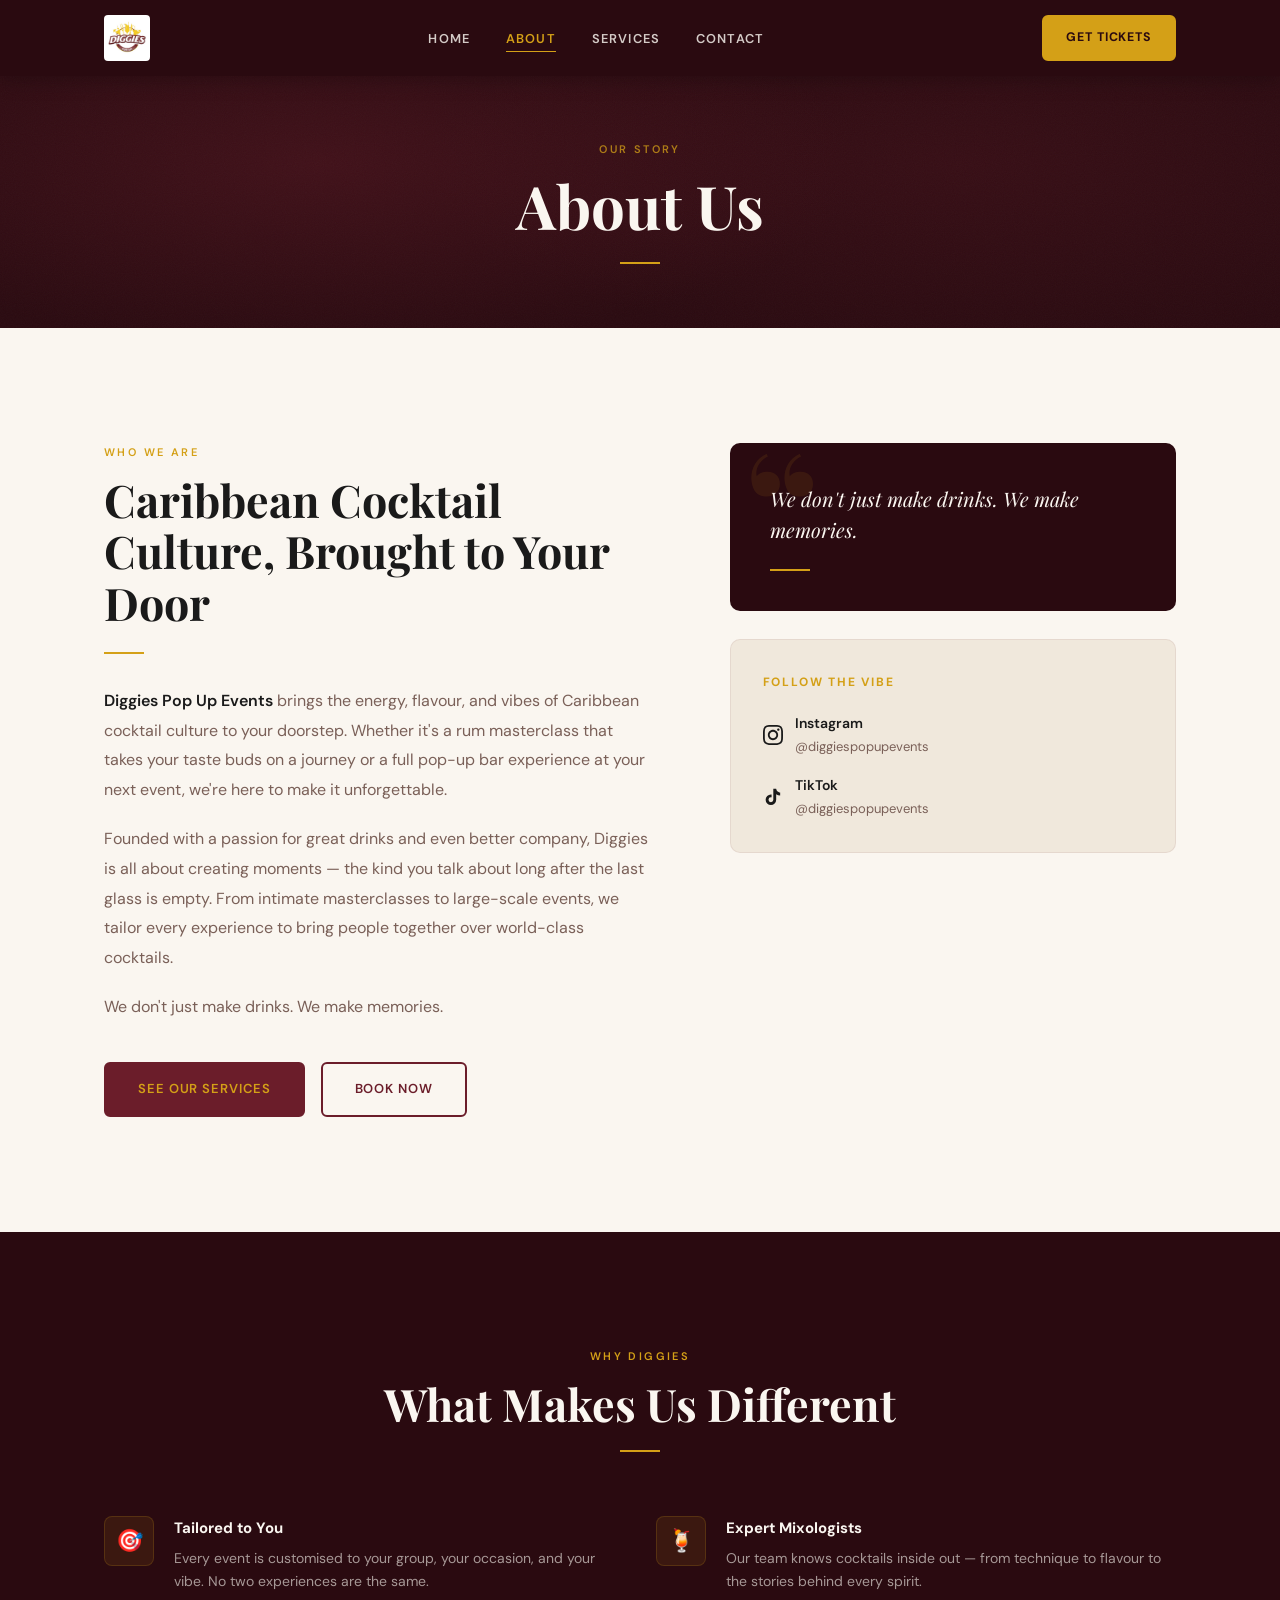
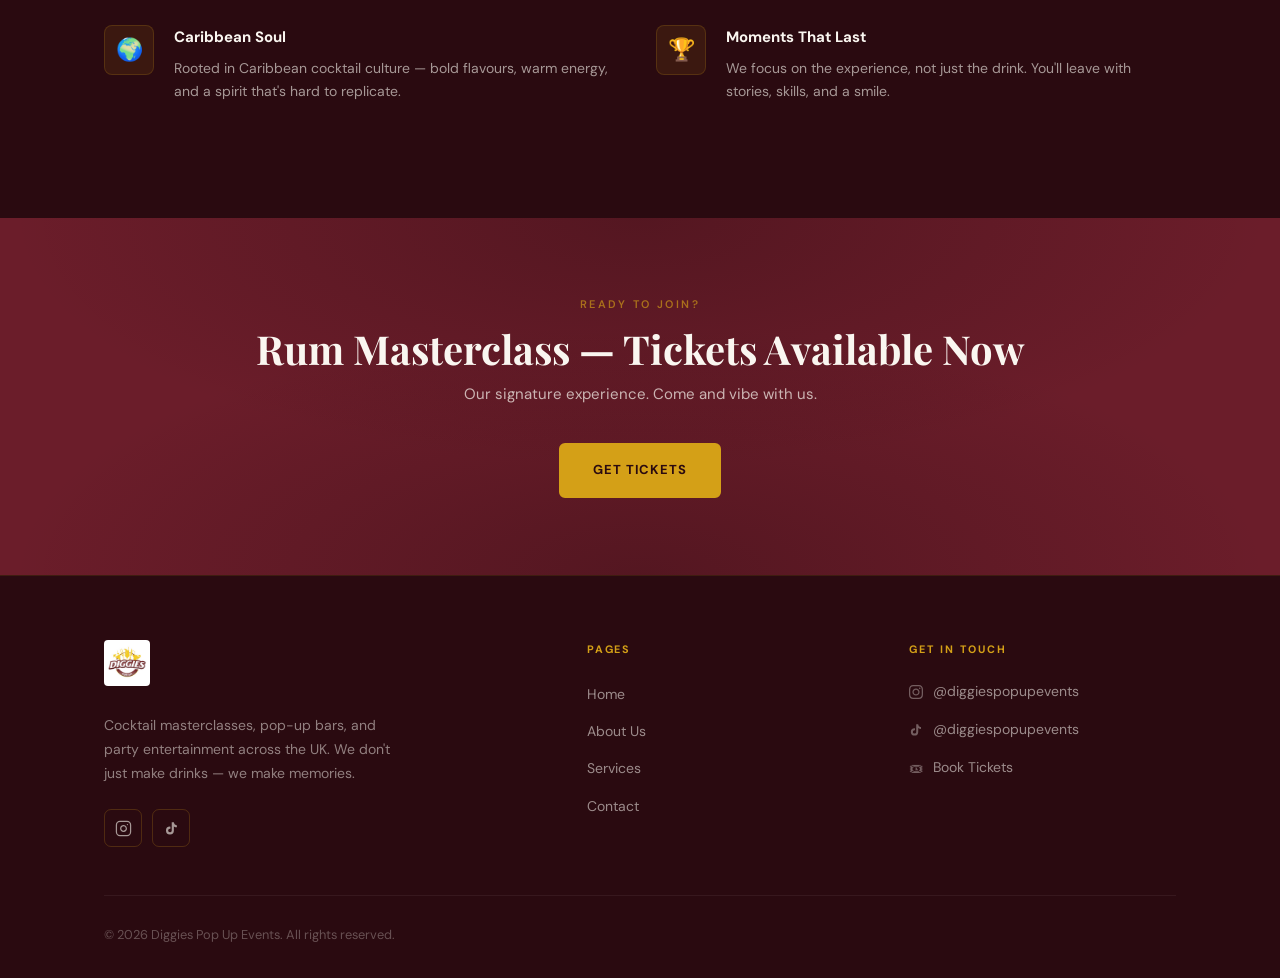
<file: about.html>
<!DOCTYPE html>
<html lang="en">
<head>
  <meta charset="UTF-8">
  <meta name="viewport" content="width=device-width, initial-scale=1.0">
  <meta name="description" content="About Diggies Pop Up Events — founded with a passion for Caribbean cocktail culture, great drinks, and even better company.">

  <meta property="og:type"        content="website">
  <meta property="og:title"       content="About Us — Diggies Pop Up Events">
  <meta property="og:description" content="Learn about Diggies Pop Up Events — cocktail masterclasses and pop-up experiences with heart.">
  <meta property="og:image"       content="assets/logo.jpg">

  <title>About Us — Diggies Pop Up Events</title>

  <link rel="icon" type="image/jpeg" href="assets/logo.jpg">
  <link rel="apple-touch-icon"       href="assets/logo.jpg">

  <link rel="preconnect" href="https://fonts.googleapis.com">
  <link rel="preconnect" href="https://fonts.gstatic.com" crossorigin>
  <link href="https://fonts.googleapis.com/css2?family=Playfair+Display:ital,wght@0,400;0,500;0,600;0,700;0,900;1,400;1,500&family=DM+Sans:ital,opsz,wght@0,9..40,300;0,9..40,400;0,9..40,500;0,9..40,600;1,9..40,400&display=swap" rel="stylesheet">

  <link rel="stylesheet" href="css/style.css">
</head>
<body class="page-about">

  <!-- Navigation -->
  <nav class="nav" role="navigation" aria-label="Main navigation">
    <div class="nav__inner">
      <a href="index.html" class="nav__logo" aria-label="Diggies Pop Up Events — Home">
        <img src="assets/logo.jpg" alt="Diggies Pop Up Events logo" width="46" height="46">
      </a>
      <ul class="nav__links" role="list">
        <li><a href="index.html"    class="nav__link">Home</a></li>
        <li><a href="about.html"    class="nav__link active">About</a></li>
        <li><a href="services.html" class="nav__link">Services</a></li>
        <li><a href="contact.html"  class="nav__link">Contact</a></li>
      </ul>
      <div class="nav__cta">
        <a href="https://www.tickettailor.com/events/diggiespopupevents/2142839"
           target="_blank" rel="noopener noreferrer"
           class="btn btn--gold">Get Tickets</a>
      </div>
      <button class="nav__hamburger"
              aria-label="Open navigation menu"
              aria-expanded="false"
              aria-controls="mobile-menu">
        <span></span><span></span><span></span>
      </button>
    </div>
  </nav>

  <div class="nav__mobile" id="mobile-menu" role="dialog" aria-modal="true" aria-label="Navigation menu">
    <a href="index.html"    class="nav__mobile-link">Home</a>
    <a href="about.html"    class="nav__mobile-link active">About</a>
    <a href="services.html" class="nav__mobile-link">Services</a>
    <a href="contact.html"  class="nav__mobile-link">Contact</a>
    <a href="https://www.tickettailor.com/events/diggiespopupevents/2142839"
       target="_blank" rel="noopener noreferrer"
       class="btn btn--gold">Get Tickets</a>
  </div>
  <div class="nav__overlay" aria-hidden="true"></div>

  <main>

    <!-- Page Banner -->
    <header class="page-banner" role="banner">
      <div class="container">
        <div class="page-banner__content">
          <span class="page-banner__label">Our Story</span>
          <h1 class="page-banner__title">About Us</h1>
          <span class="page-banner__line"></span>
        </div>
      </div>
    </header>

    <!-- About Content -->
    <section class="section section--cream" aria-labelledby="about-heading">
      <div class="container">
        <div class="about-layout">

          <!-- Main text -->
          <div class="about-text reveal">
            <span class="section-label">Who We Are</span>
            <h2 class="section-title" id="about-heading">Caribbean Cocktail Culture, Brought to Your Door</h2>
            <span class="gold-line" style="margin-bottom:2rem;"></span>

            <p>
              <strong>Diggies Pop Up Events</strong> brings the energy, flavour, and vibes of
              Caribbean cocktail culture to your doorstep. Whether it's a rum masterclass that takes
              your taste buds on a journey or a full pop-up bar experience at your next event,
              we're here to make it unforgettable.
            </p>

            <p>
              Founded with a passion for great drinks and even better company, Diggies is all about
              creating moments — the kind you talk about long after the last glass is empty. From
              intimate masterclasses to large-scale events, we tailor every experience to bring
              people together over world-class cocktails.
            </p>

            <p>
              We don't just make drinks. We make memories.
            </p>

            <div style="margin-top:2.5rem;display:flex;gap:1rem;flex-wrap:wrap;">
              <a href="services.html" class="btn btn--primary">See Our Services</a>
              <a href="https://www.tickettailor.com/events/diggiespopupevents/2142839"
                 target="_blank" rel="noopener noreferrer"
                 class="btn btn--outline-gold" style="border-color:var(--burgundy);color:var(--burgundy);">
                Book Now
              </a>
            </div>
          </div>

          <!-- Aside: pullquote -->
          <aside class="about-aside reveal reveal-d2">
            <div class="pullquote">
              <p>We don't just make drinks. We make memories.</p>
              <span class="pullquote__bar"></span>
            </div>

            <!-- Social proof / quick stats -->
            <div style="
              background:var(--cream-dark);
              border-radius:var(--radius);
              padding:2rem;
              border:1px solid rgba(107,29,42,0.08);
            ">
              <p style="font-size:0.75rem;font-weight:700;letter-spacing:0.15em;text-transform:uppercase;color:var(--gold);margin-bottom:1.25rem;">Follow the Vibe</p>

              <div style="display:flex;flex-direction:column;gap:1rem;">
                <a href="https://www.instagram.com/diggiespopupevents"
                   target="_blank" rel="noopener noreferrer"
                   style="display:flex;align-items:center;gap:0.75rem;color:var(--text-dark);transition:color 0.3s ease;">
                  <svg style="width:1.25rem;height:1.25rem;flex-shrink:0;" xmlns="http://www.w3.org/2000/svg" viewBox="0 0 24 24" fill="currentColor"><path d="M12 2.163c3.204 0 3.584.012 4.85.07 3.252.148 4.771 1.691 4.919 4.919.058 1.265.069 1.645.069 4.849 0 3.205-.012 3.584-.069 4.849-.149 3.225-1.664 4.771-4.919 4.919-1.266.058-1.644.07-4.85.07-3.204 0-3.584-.012-4.849-.07-3.26-.149-4.771-1.699-4.919-4.92-.058-1.265-.07-1.644-.07-4.849 0-3.204.013-3.583.07-4.849.149-3.227 1.664-4.771 4.919-4.919 1.266-.057 1.645-.069 4.849-.069zm0-2.163c-3.259 0-3.667.014-4.947.072-4.358.2-6.78 2.618-6.98 6.98-.059 1.281-.073 1.689-.073 4.948 0 3.259.014 3.668.072 4.948.2 4.358 2.618 6.78 6.98 6.98 1.281.058 1.689.072 4.948.072 3.259 0 3.668-.014 4.948-.072 4.354-.2 6.782-2.618 6.979-6.98.059-1.28.073-1.689.073-4.948 0-3.259-.014-3.667-.072-4.947-.196-4.354-2.617-6.78-6.979-6.98-1.281-.059-1.69-.073-4.949-.073zm0 5.838c-3.403 0-6.162 2.759-6.162 6.162s2.759 6.163 6.162 6.163 6.162-2.759 6.162-6.163c0-3.403-2.759-6.162-6.162-6.162zm0 10.162c-2.209 0-4-1.79-4-4 0-2.209 1.791-4 4-4s4 1.791 4 4c0 2.21-1.791 4-4 4zm6.406-11.845c-.796 0-1.441.645-1.441 1.44s.645 1.44 1.441 1.44c.795 0 1.439-.645 1.439-1.44s-.644-1.44-1.439-1.44z"/></svg>
                  <div>
                    <p style="font-weight:600;font-size:0.875rem;margin-bottom:0;">Instagram</p>
                    <p style="font-size:0.8125rem;color:var(--text-muted);margin-bottom:0;">@diggiespopupevents</p>
                  </div>
                </a>
                <a href="https://www.tiktok.com/@diggiespopupevents"
                   target="_blank" rel="noopener noreferrer"
                   style="display:flex;align-items:center;gap:0.75rem;color:var(--text-dark);transition:color 0.3s ease;">
                  <svg style="width:1.25rem;height:1.25rem;flex-shrink:0;" xmlns="http://www.w3.org/2000/svg" viewBox="0 0 24 24" fill="currentColor"><path d="M19.59 6.69a4.83 4.83 0 0 1-3.77-4.25V2h-3.45v13.67a2.89 2.89 0 0 1-2.88 2.5 2.89 2.89 0 0 1-2.89-2.89 2.89 2.89 0 0 1 2.89-2.89c.28 0 .54.04.79.1V9.01a6.27 6.27 0 0 0-.79-.05 6.34 6.34 0 0 0-6.34 6.34 6.34 6.34 0 0 0 6.34 6.34 6.34 6.34 0 0 0 6.33-6.34v-6.7a8.18 8.18 0 0 0 4.78 1.52v-3.4a4.85 4.85 0 0 1-1.01-.03z"/></svg>
                  <div>
                    <p style="font-weight:600;font-size:0.875rem;margin-bottom:0;">TikTok</p>
                    <p style="font-size:0.8125rem;color:var(--text-muted);margin-bottom:0;">@diggiespopupevents</p>
                  </div>
                </a>
              </div>
            </div>
          </aside>

        </div>
      </div>
    </section>

    <!-- Why Choose Us -->
    <section class="section why-section" aria-labelledby="why-heading">
      <div class="container">
        <div class="section-header section-header--center">
          <span class="section-label">Why Diggies</span>
          <h2 class="section-title" id="why-heading" style="color:var(--cream);">What Makes Us Different</h2>
          <span class="gold-line"></span>
        </div>

        <div class="why-grid">
          <div class="why-item reveal reveal-d1">
            <div class="why-item__icon">🎯</div>
            <div>
              <p class="why-item__title">Tailored to You</p>
              <p class="why-item__text">Every event is customised to your group, your occasion, and your vibe. No two experiences are the same.</p>
            </div>
          </div>

          <div class="why-item reveal reveal-d2">
            <div class="why-item__icon">🍹</div>
            <div>
              <p class="why-item__title">Expert Mixologists</p>
              <p class="why-item__text">Our team knows cocktails inside out — from technique to flavour to the stories behind every spirit.</p>
            </div>
          </div>

          <div class="why-item reveal reveal-d3">
            <div class="why-item__icon">🌍</div>
            <div>
              <p class="why-item__title">Caribbean Soul</p>
              <p class="why-item__text">Rooted in Caribbean cocktail culture — bold flavours, warm energy, and a spirit that's hard to replicate.</p>
            </div>
          </div>

          <div class="why-item reveal reveal-d4">
            <div class="why-item__icon">🏆</div>
            <div>
              <p class="why-item__title">Moments That Last</p>
              <p class="why-item__text">We focus on the experience, not just the drink. You'll leave with stories, skills, and a smile.</p>
            </div>
          </div>
        </div>
      </div>
    </section>

    <!-- CTA Strip -->
    <section class="event-banner" aria-label="Book a masterclass">
      <div class="container">
        <div class="event-banner__content reveal">
          <span class="event-banner__eyebrow">Ready to Join?</span>
          <h2 class="event-banner__title">Rum Masterclass — Tickets Available Now</h2>
          <p class="event-banner__subtitle">Our signature experience. Come and vibe with us.</p>
          <a href="https://www.tickettailor.com/events/diggiespopupevents/2142839"
             target="_blank" rel="noopener noreferrer"
             class="btn btn--gold">Get Tickets</a>
        </div>
      </div>
    </section>

  </main>

  <!-- Footer -->
  <footer class="footer">
    <div class="container">
      <div class="footer__grid">
        <div class="footer__brand">
          <a href="index.html" class="footer__brand-logo">
            <img src="assets/logo.jpg" alt="Diggies Pop Up Events" width="46" height="46">
          </a>
          <p>Cocktail masterclasses, pop-up bars, and party entertainment across the UK. We don't just make drinks — we make memories.</p>
          <div class="footer__socials">
            <a href="https://www.instagram.com/diggiespopupevents" target="_blank" rel="noopener noreferrer" class="footer__social-btn" aria-label="Instagram">
              <svg xmlns="http://www.w3.org/2000/svg" width="17" height="17" viewBox="0 0 24 24" fill="none" stroke="currentColor" stroke-width="1.75" stroke-linecap="round" stroke-linejoin="round"><rect x="2" y="2" width="20" height="20" rx="5" ry="5"/><path d="M16 11.37A4 4 0 1 1 12.63 8 4 4 0 0 1 16 11.37z"/><line x1="17.5" y1="6.5" x2="17.51" y2="6.5"/></svg>
            </a>
            <a href="https://www.tiktok.com/@diggiespopupevents" target="_blank" rel="noopener noreferrer" class="footer__social-btn" aria-label="TikTok">
              <svg xmlns="http://www.w3.org/2000/svg" width="15" height="15" viewBox="0 0 24 24" fill="currentColor"><path d="M19.59 6.69a4.83 4.83 0 0 1-3.77-4.25V2h-3.45v13.67a2.89 2.89 0 0 1-2.88 2.5 2.89 2.89 0 0 1-2.89-2.89 2.89 2.89 0 0 1 2.89-2.89c.28 0 .54.04.79.1V9.01a6.27 6.27 0 0 0-.79-.05 6.34 6.34 0 0 0-6.34 6.34 6.34 6.34 0 0 0 6.34 6.34 6.34 6.34 0 0 0 6.33-6.34v-6.7a8.18 8.18 0 0 0 4.78 1.52v-3.4a4.85 4.85 0 0 1-1.01-.03z"/></svg>
            </a>
          </div>
        </div>
        <div>
          <p class="footer__col-title">Pages</p>
          <ul class="footer__nav-list" role="list">
            <li><a href="index.html"    class="footer__nav-link">Home</a></li>
            <li><a href="about.html"    class="footer__nav-link">About Us</a></li>
            <li><a href="services.html" class="footer__nav-link">Services</a></li>
            <li><a href="contact.html"  class="footer__nav-link">Contact</a></li>
          </ul>
        </div>
        <div>
          <p class="footer__col-title">Get In Touch</p>
          <ul class="footer__info-list" role="list">
            <li><a href="https://www.instagram.com/diggiespopupevents" target="_blank" rel="noopener noreferrer" class="footer__info-item"><svg class="info-icon" xmlns="http://www.w3.org/2000/svg" width="14" height="14" viewBox="0 0 24 24" fill="currentColor"><path d="M12 2.163c3.204 0 3.584.012 4.85.07 3.252.148 4.771 1.691 4.919 4.919.058 1.265.069 1.645.069 4.849 0 3.205-.012 3.584-.069 4.849-.149 3.225-1.664 4.771-4.919 4.919-1.266.058-1.644.07-4.85.07-3.204 0-3.584-.012-4.849-.07-3.26-.149-4.771-1.699-4.919-4.92-.058-1.265-.07-1.644-.07-4.849 0-3.204.013-3.583.07-4.849.149-3.227 1.664-4.771 4.919-4.919 1.266-.057 1.645-.069 4.849-.069zm0-2.163c-3.259 0-3.667.014-4.947.072-4.358.2-6.78 2.618-6.98 6.98-.059 1.281-.073 1.689-.073 4.948 0 3.259.014 3.668.072 4.948.2 4.358 2.618 6.78 6.98 6.98 1.281.058 1.689.072 4.948.072 3.259 0 3.668-.014 4.948-.072 4.354-.2 6.782-2.618 6.979-6.98.059-1.28.073-1.689.073-4.948 0-3.259-.014-3.667-.072-4.947-.196-4.354-2.617-6.78-6.979-6.98-1.281-.059-1.69-.073-4.949-.073zm0 5.838c-3.403 0-6.162 2.759-6.162 6.162s2.759 6.163 6.162 6.163 6.162-2.759 6.162-6.163c0-3.403-2.759-6.162-6.162-6.162zm0 10.162c-2.209 0-4-1.79-4-4 0-2.209 1.791-4 4-4s4 1.791 4 4c0 2.21-1.791 4-4 4zm6.406-11.845c-.796 0-1.441.645-1.441 1.44s.645 1.44 1.441 1.44c.795 0 1.439-.645 1.439-1.44s-.644-1.44-1.439-1.44z"/></svg> @diggiespopupevents</a></li>
            <li><a href="https://www.tiktok.com/@diggiespopupevents" target="_blank" rel="noopener noreferrer" class="footer__info-item"><svg class="info-icon" xmlns="http://www.w3.org/2000/svg" width="14" height="14" viewBox="0 0 24 24" fill="currentColor"><path d="M19.59 6.69a4.83 4.83 0 0 1-3.77-4.25V2h-3.45v13.67a2.89 2.89 0 0 1-2.88 2.5 2.89 2.89 0 0 1-2.89-2.89 2.89 2.89 0 0 1 2.89-2.89c.28 0 .54.04.79.1V9.01a6.27 6.27 0 0 0-.79-.05 6.34 6.34 0 0 0-6.34 6.34 6.34 6.34 0 0 0 6.34 6.34 6.34 6.34 0 0 0 6.33-6.34v-6.7a8.18 8.18 0 0 0 4.78 1.52v-3.4a4.85 4.85 0 0 1-1.01-.03z"/></svg> @diggiespopupevents</a></li>
            <li><a href="https://www.tickettailor.com/events/diggiespopupevents/2142839" target="_blank" rel="noopener noreferrer" class="footer__info-item"><span class="info-icon">🎟</span> Book Tickets</a></li>
          </ul>
        </div>
      </div>
      <div class="footer__bottom">
        <p class="footer__copy">© 2026 Diggies Pop Up Events. All rights reserved.</p>
      </div>
    </div>
  </footer>

  <script src="js/main.js"></script>
</body>
</html>
</file>
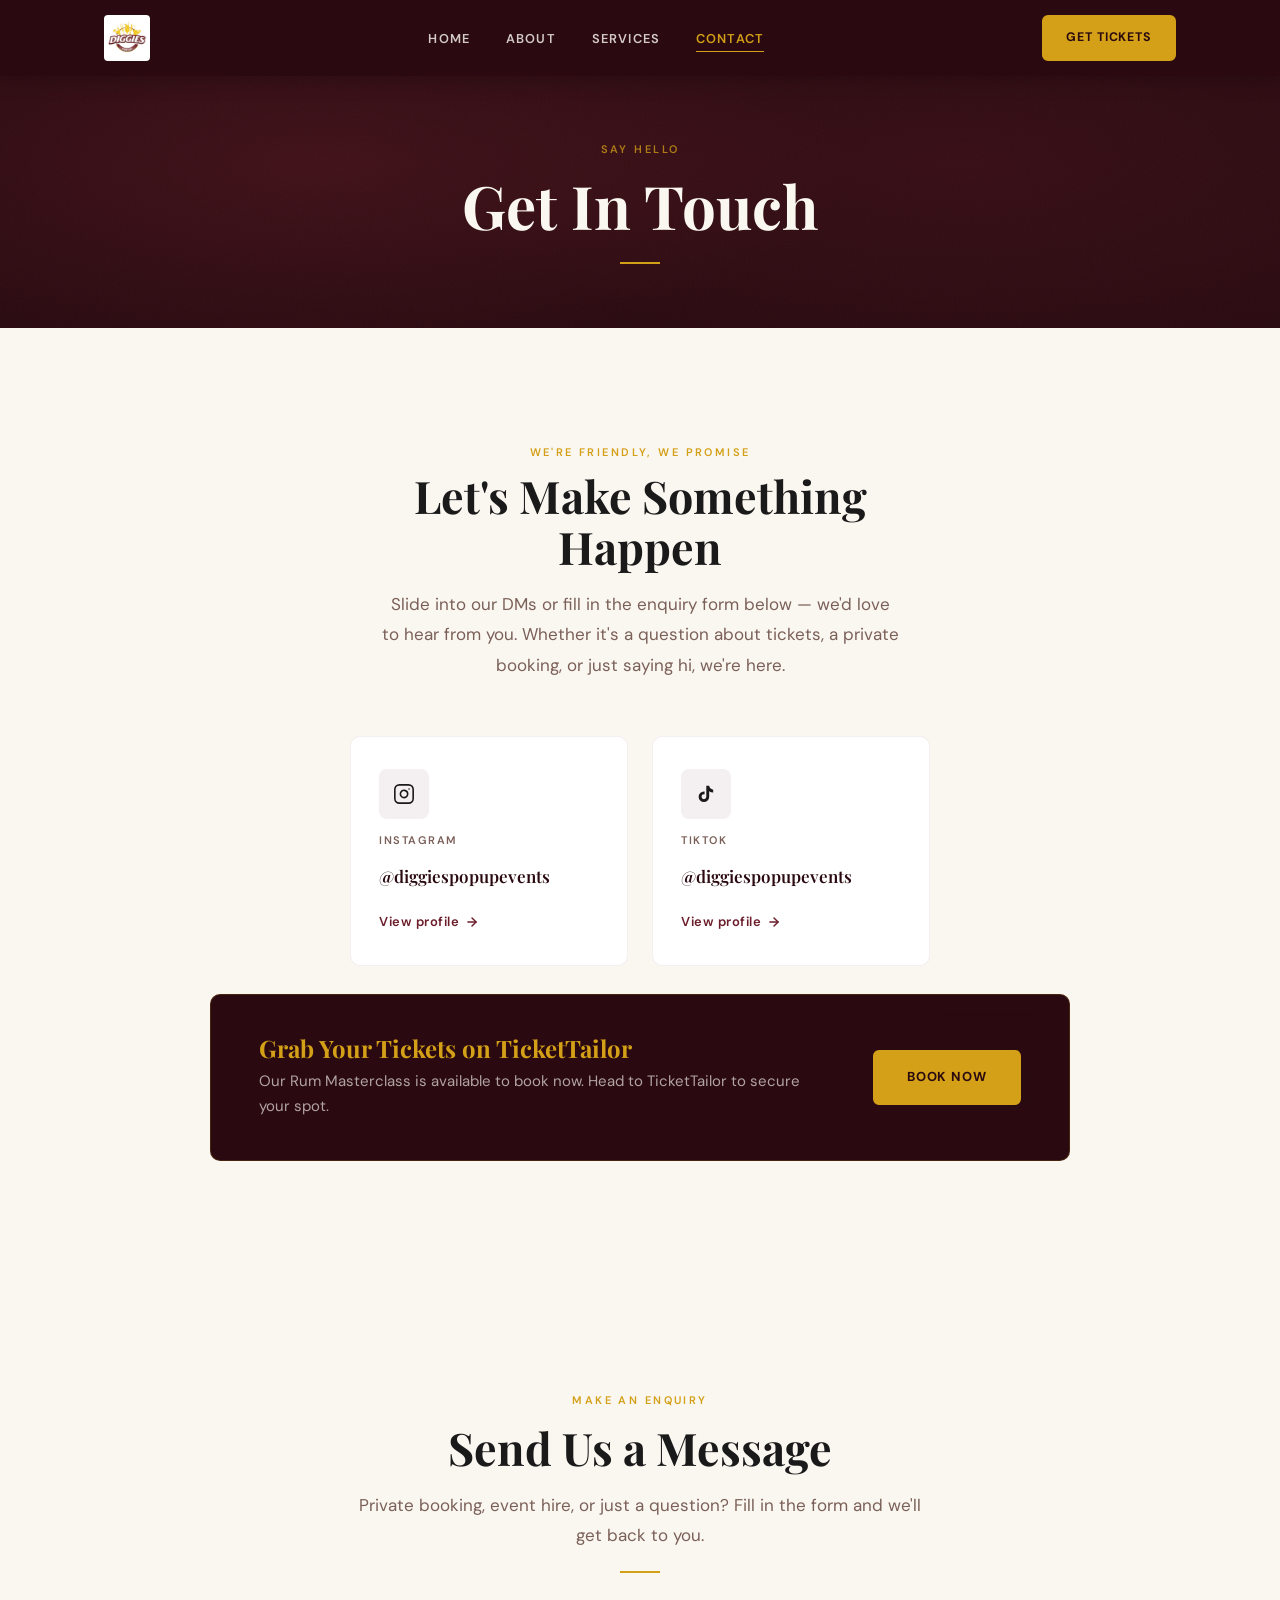
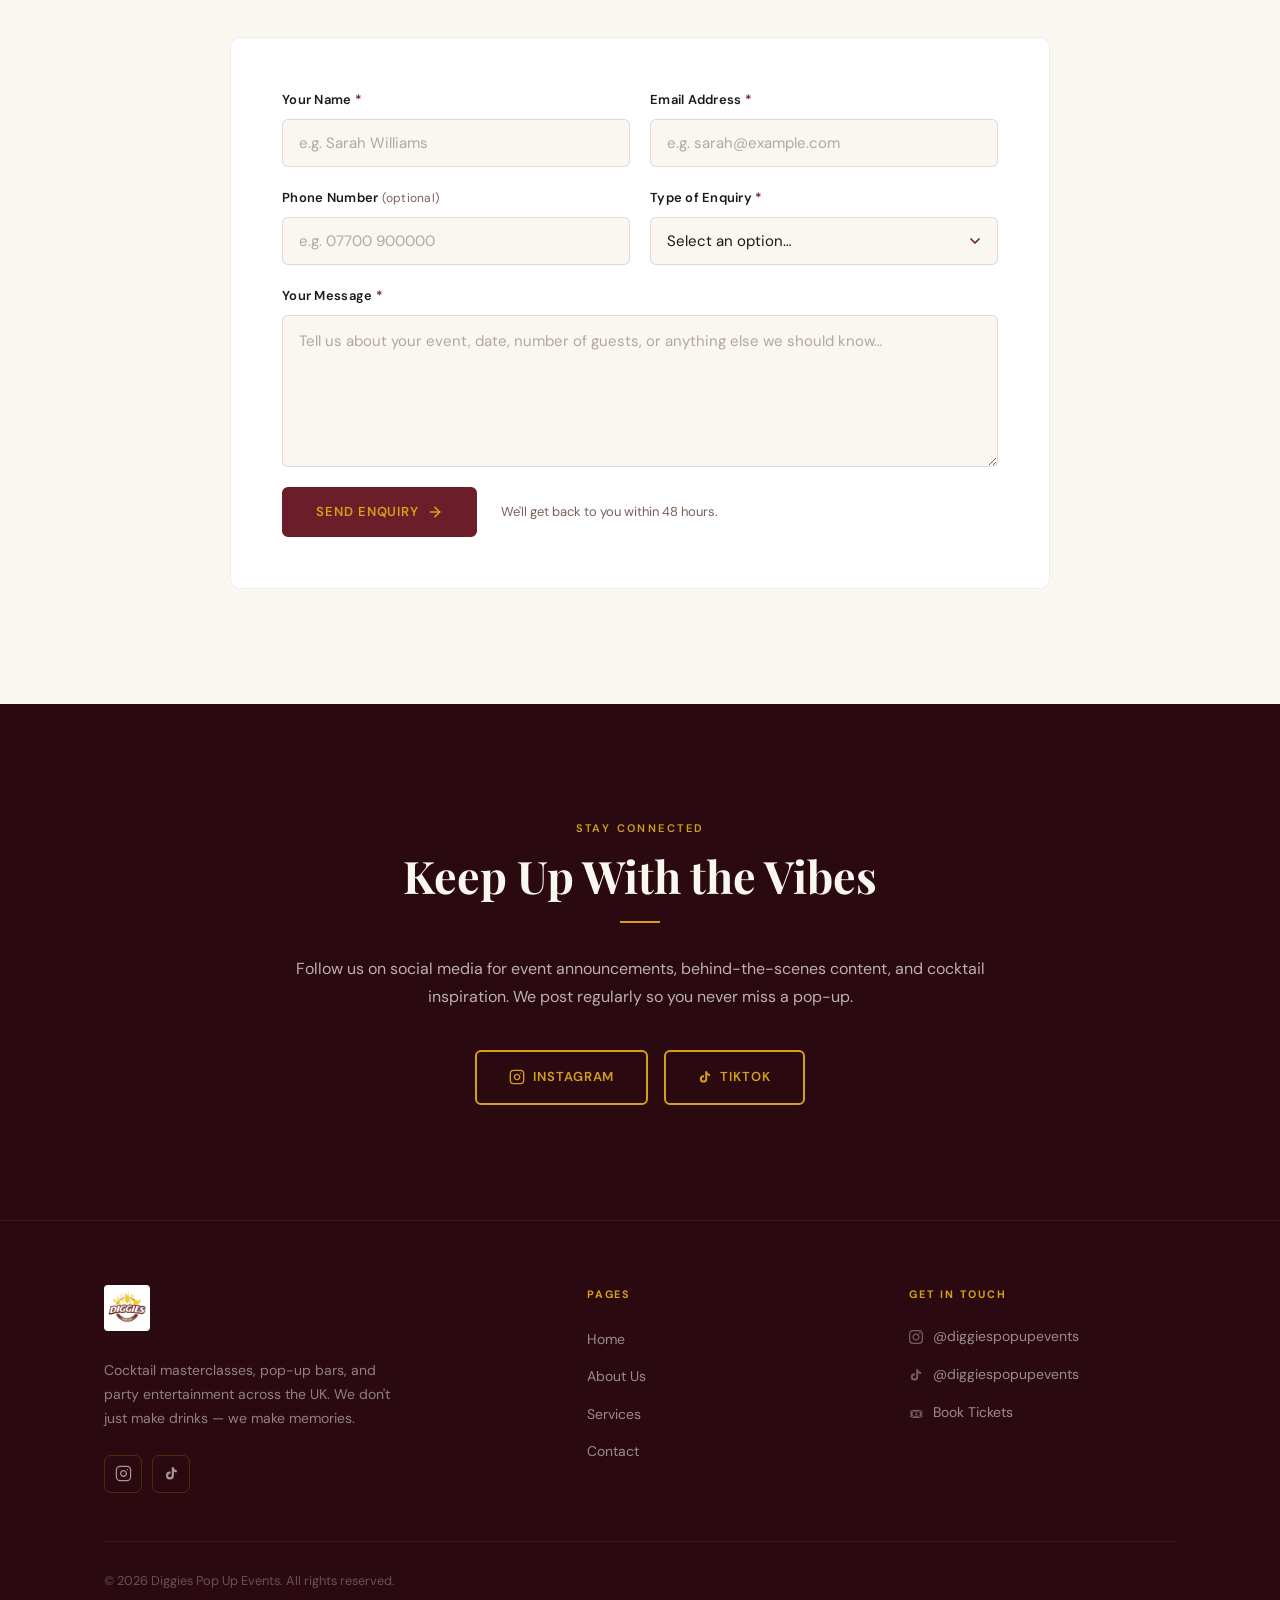
<file: contact.html>
<!DOCTYPE html>
<html lang="en">
<head>
  <meta charset="UTF-8">
  <meta name="viewport" content="width=device-width, initial-scale=1.0">
  <meta name="description" content="Get in touch with Diggies Pop Up Events — email us, slide into our DMs, or grab your tickets on TicketTailor.">

  <meta property="og:type"        content="website">
  <meta property="og:title"       content="Get In Touch — Diggies Pop Up Events">
  <meta property="og:description" content="Slide into our DMs or drop us an email — we'd love to hear from you.">
  <meta property="og:image"       content="assets/logo.jpg">

  <title>Get In Touch — Diggies Pop Up Events</title>

  <link rel="icon" type="image/jpeg" href="assets/logo.jpg">
  <link rel="apple-touch-icon"       href="assets/logo.jpg">

  <link rel="preconnect" href="https://fonts.googleapis.com">
  <link rel="preconnect" href="https://fonts.gstatic.com" crossorigin>
  <link href="https://fonts.googleapis.com/css2?family=Playfair+Display:ital,wght@0,400;0,500;0,600;0,700;0,900;1,400;1,500&family=DM+Sans:ital,opsz,wght@0,9..40,300;0,9..40,400;0,9..40,500;0,9..40,600;1,9..40,400&display=swap" rel="stylesheet">

  <link rel="stylesheet" href="css/style.css">
</head>
<body class="page-contact">

  <!-- Navigation -->
  <nav class="nav" role="navigation" aria-label="Main navigation">
    <div class="nav__inner">
      <a href="index.html" class="nav__logo" aria-label="Diggies Pop Up Events — Home">
        <img src="assets/logo.jpg" alt="Diggies Pop Up Events logo" width="46" height="46">
      </a>
      <ul class="nav__links" role="list">
        <li><a href="index.html"    class="nav__link">Home</a></li>
        <li><a href="about.html"    class="nav__link">About</a></li>
        <li><a href="services.html" class="nav__link">Services</a></li>
        <li><a href="contact.html"  class="nav__link active">Contact</a></li>
      </ul>
      <div class="nav__cta">
        <a href="https://www.tickettailor.com/events/diggiespopupevents/2142839"
           target="_blank" rel="noopener noreferrer"
           class="btn btn--gold">Get Tickets</a>
      </div>
      <button class="nav__hamburger"
              aria-label="Open navigation menu"
              aria-expanded="false"
              aria-controls="mobile-menu">
        <span></span><span></span><span></span>
      </button>
    </div>
  </nav>

  <div class="nav__mobile" id="mobile-menu" role="dialog" aria-modal="true" aria-label="Navigation menu">
    <a href="index.html"    class="nav__mobile-link">Home</a>
    <a href="about.html"    class="nav__mobile-link">About</a>
    <a href="services.html" class="nav__mobile-link">Services</a>
    <a href="contact.html"  class="nav__mobile-link active">Contact</a>
    <a href="https://www.tickettailor.com/events/diggiespopupevents/2142839"
       target="_blank" rel="noopener noreferrer"
       class="btn btn--gold">Get Tickets</a>
  </div>
  <div class="nav__overlay" aria-hidden="true"></div>

  <main>

    <!-- Page Banner -->
    <header class="page-banner" role="banner">
      <div class="container">
        <div class="page-banner__content">
          <span class="page-banner__label">Say Hello</span>
          <h1 class="page-banner__title">Get In Touch</h1>
          <span class="page-banner__line"></span>
        </div>
      </div>
    </header>

    <!-- Contact Section -->
    <section class="section section--cream" aria-labelledby="contact-heading">
      <div class="container">

        <div class="contact-intro reveal">
          <span class="section-label" style="display:block;text-align:center;margin-bottom:0.5rem;">We're Friendly, We Promise</span>
          <h2 class="section-title" id="contact-heading" style="text-align:center;margin-bottom:1rem;">Let's Make Something Happen</h2>
          <p>
            Slide into our DMs or fill in the enquiry form below — we'd love to hear from you.
            Whether it's a question about tickets, a private booking, or just saying hi, we're here.
          </p>
        </div>

        <!-- 2 Contact cards (email removed) -->
        <div class="contact-cards contact-cards--two">

          <a href="https://www.instagram.com/diggiespopupevents"
             target="_blank" rel="noopener noreferrer"
             class="contact-card reveal reveal-d2">
            <div class="contact-card__icon">
              <svg xmlns="http://www.w3.org/2000/svg" width="22" height="22" viewBox="0 0 24 24"
                   fill="none" stroke="currentColor" stroke-width="1.75" stroke-linecap="round" stroke-linejoin="round">
                <rect x="2" y="2" width="20" height="20" rx="5" ry="5"/>
                <path d="M16 11.37A4 4 0 1 1 12.63 8 4 4 0 0 1 16 11.37z"/>
                <line x1="17.5" y1="6.5" x2="17.51" y2="6.5"/>
              </svg>
            </div>
            <span class="contact-card__label">Instagram</span>
            <span class="contact-card__value">@diggiespopupevents</span>
            <span class="contact-card__arrow">
              View profile
              <svg xmlns="http://www.w3.org/2000/svg" width="14" height="14" viewBox="0 0 24 24"
                   fill="none" stroke="currentColor" stroke-width="2.5" stroke-linecap="round" stroke-linejoin="round">
                <line x1="5" y1="12" x2="19" y2="12"/>
                <polyline points="12 5 19 12 12 19"/>
              </svg>
            </span>
          </a>

          <a href="https://www.tiktok.com/@diggiespopupevents"
             target="_blank" rel="noopener noreferrer"
             class="contact-card reveal reveal-d3">
            <div class="contact-card__icon">
              <svg xmlns="http://www.w3.org/2000/svg" width="20" height="20" viewBox="0 0 24 24" fill="currentColor" style="color:inherit;">
                <path d="M19.59 6.69a4.83 4.83 0 0 1-3.77-4.25V2h-3.45v13.67a2.89 2.89 0 0 1-2.88 2.5 2.89 2.89 0 0 1-2.89-2.89 2.89 2.89 0 0 1 2.89-2.89c.28 0 .54.04.79.1V9.01a6.27 6.27 0 0 0-.79-.05 6.34 6.34 0 0 0-6.34 6.34 6.34 6.34 0 0 0 6.34 6.34 6.34 6.34 0 0 0 6.33-6.34v-6.7a8.18 8.18 0 0 0 4.78 1.52v-3.4a4.85 4.85 0 0 1-1.01-.03z"/>
              </svg>
            </div>
            <span class="contact-card__label">TikTok</span>
            <span class="contact-card__value">@diggiespopupevents</span>
            <span class="contact-card__arrow">
              View profile
              <svg xmlns="http://www.w3.org/2000/svg" width="14" height="14" viewBox="0 0 24 24"
                   fill="none" stroke="currentColor" stroke-width="2.5" stroke-linecap="round" stroke-linejoin="round">
                <line x1="5" y1="12" x2="19" y2="12"/>
                <polyline points="12 5 19 12 12 19"/>
              </svg>
            </span>
          </a>

        </div><!-- /contact-cards -->

        <!-- Tickets feature strip -->
        <div class="contact-tickets reveal">
          <div class="contact-tickets__text">
            <h3>Grab Your Tickets on TicketTailor</h3>
            <p>
              Our Rum Masterclass is available to book now.
              Head to TicketTailor to secure your spot.
            </p>
          </div>
          <a href="https://www.tickettailor.com/events/diggiespopupevents/2142839"
             target="_blank" rel="noopener noreferrer"
             class="btn btn--gold"
             style="flex-shrink:0;">
            Book Now
          </a>
        </div>

      </div>
    </section>

    <!-- Enquiry Form -->
    <section class="section section--cream" aria-labelledby="form-heading">
      <div class="container">
        <div class="section-header section-header--center reveal">
          <span class="section-label">Make an Enquiry</span>
          <h2 class="section-title" id="form-heading">Send Us a Message</h2>
          <p class="section-intro">Private booking, event hire, or just a question? Fill in the form and we'll get back to you.</p>
          <span class="gold-line"></span>
        </div>

        <form
          class="enquiry-form reveal"
          action="https://formsubmit.co/Diggiespopupenquiries@hotmail.com"
          method="POST"
          novalidate>

          <!-- FormSubmit configuration -->
          <input type="hidden" name="_subject" value="New Enquiry — Diggies Pop Up Events">
          <input type="hidden" name="_captcha" value="false">
          <input type="hidden" name="_template" value="table">
          <!-- Honeypot spam trap -->
          <input type="text" name="_honey" style="display:none" tabindex="-1" autocomplete="off">

          <div class="enquiry-form__row">
            <div class="enquiry-form__group">
              <label class="enquiry-form__label" for="name">Your Name <span class="enquiry-form__required">*</span></label>
              <input
                class="enquiry-form__input"
                type="text"
                id="name"
                name="name"
                placeholder="e.g. Sarah Williams"
                required
                autocomplete="name">
            </div>
            <div class="enquiry-form__group">
              <label class="enquiry-form__label" for="email">Email Address <span class="enquiry-form__required">*</span></label>
              <input
                class="enquiry-form__input"
                type="email"
                id="email"
                name="email"
                placeholder="e.g. sarah@example.com"
                required
                autocomplete="email">
            </div>
          </div>

          <div class="enquiry-form__row">
            <div class="enquiry-form__group">
              <label class="enquiry-form__label" for="phone">Phone Number <span class="enquiry-form__optional">(optional)</span></label>
              <input
                class="enquiry-form__input"
                type="tel"
                id="phone"
                name="phone"
                placeholder="e.g. 07700 900000"
                autocomplete="tel">
            </div>
            <div class="enquiry-form__group">
              <label class="enquiry-form__label" for="event-type">Type of Enquiry <span class="enquiry-form__required">*</span></label>
              <select
                class="enquiry-form__input enquiry-form__select"
                id="event-type"
                name="event-type"
                required>
                <option value="" disabled selected>Select an option…</option>
                <option value="Cocktail Masterclass">Cocktail Masterclass</option>
                <option value="Rum Masterclass">Rum Masterclass</option>
                <option value="Pop-Up Bar Hire">Pop-Up Bar Hire</option>
                <option value="Private Event (Birthday / Hen / Corporate)">Private Event (Birthday / Hen / Corporate)</option>
                <option value="Festival / Market">Festival / Market</option>
                <option value="General Enquiry">General Enquiry</option>
              </select>
            </div>
          </div>

          <div class="enquiry-form__group">
            <label class="enquiry-form__label" for="message">Your Message <span class="enquiry-form__required">*</span></label>
            <textarea
              class="enquiry-form__input enquiry-form__textarea"
              id="message"
              name="message"
              rows="5"
              placeholder="Tell us about your event, date, number of guests, or anything else we should know…"
              required></textarea>
          </div>

          <div class="enquiry-form__footer">
            <button type="submit" class="btn btn--primary enquiry-form__submit">
              Send Enquiry
              <svg xmlns="http://www.w3.org/2000/svg" width="16" height="16" viewBox="0 0 24 24"
                   fill="none" stroke="currentColor" stroke-width="2.5" stroke-linecap="round" stroke-linejoin="round">
                <line x1="5" y1="12" x2="19" y2="12"/>
                <polyline points="12 5 19 12 12 19"/>
              </svg>
            </button>
            <p class="enquiry-form__note">We'll get back to you within 48 hours.</p>
          </div>

        </form>
      </div>
    </section>

    <!-- Vibe check section -->
    <section class="section section--dark" aria-labelledby="vibe-heading">
      <div class="container">
        <div style="
          max-width:700px;
          margin:0 auto;
          text-align:center;
        " class="reveal">
          <span class="section-label">Stay Connected</span>
          <h2 class="section-title" id="vibe-heading" style="color:var(--cream);">Keep Up With the Vibes</h2>
          <span class="gold-line" style="margin:1.25rem auto 2rem;"></span>
          <p style="color:rgba(250,246,240,0.7);font-size:1rem;margin-bottom:2.5rem;">
            Follow us on social media for event announcements, behind-the-scenes content,
            and cocktail inspiration. We post regularly so you never miss a pop-up.
          </p>
          <div style="display:flex;gap:1rem;justify-content:center;flex-wrap:wrap;">
            <a href="https://www.instagram.com/diggiespopupevents"
               target="_blank" rel="noopener noreferrer"
               class="btn btn--outline-gold">
              <svg xmlns="http://www.w3.org/2000/svg" width="16" height="16" viewBox="0 0 24 24"
                   fill="none" stroke="currentColor" stroke-width="2" stroke-linecap="round" stroke-linejoin="round">
                <rect x="2" y="2" width="20" height="20" rx="5" ry="5"/>
                <path d="M16 11.37A4 4 0 1 1 12.63 8 4 4 0 0 1 16 11.37z"/>
                <line x1="17.5" y1="6.5" x2="17.51" y2="6.5"/>
              </svg>
              Instagram
            </a>
            <a href="https://www.tiktok.com/@diggiespopupevents"
               target="_blank" rel="noopener noreferrer"
               class="btn btn--outline-gold">
              <svg xmlns="http://www.w3.org/2000/svg" width="14" height="14" viewBox="0 0 24 24" fill="currentColor">
                <path d="M19.59 6.69a4.83 4.83 0 0 1-3.77-4.25V2h-3.45v13.67a2.89 2.89 0 0 1-2.88 2.5 2.89 2.89 0 0 1-2.89-2.89 2.89 2.89 0 0 1 2.89-2.89c.28 0 .54.04.79.1V9.01a6.27 6.27 0 0 0-.79-.05 6.34 6.34 0 0 0-6.34 6.34 6.34 6.34 0 0 0 6.34 6.34 6.34 6.34 0 0 0 6.33-6.34v-6.7a8.18 8.18 0 0 0 4.78 1.52v-3.4a4.85 4.85 0 0 1-1.01-.03z"/>
              </svg>
              TikTok
            </a>
          </div>
        </div>
      </div>
    </section>

  </main>

  <!-- Footer -->
  <footer class="footer">
    <div class="container">
      <div class="footer__grid">
        <div class="footer__brand">
          <a href="index.html" class="footer__brand-logo">
            <img src="assets/logo.jpg" alt="Diggies Pop Up Events" width="46" height="46">
          </a>
          <p>Cocktail masterclasses, pop-up bars, and party entertainment across the UK. We don't just make drinks — we make memories.</p>
          <div class="footer__socials">
            <a href="https://www.instagram.com/diggiespopupevents" target="_blank" rel="noopener noreferrer" class="footer__social-btn" aria-label="Instagram">
              <svg xmlns="http://www.w3.org/2000/svg" width="17" height="17" viewBox="0 0 24 24" fill="none" stroke="currentColor" stroke-width="1.75" stroke-linecap="round" stroke-linejoin="round"><rect x="2" y="2" width="20" height="20" rx="5" ry="5"/><path d="M16 11.37A4 4 0 1 1 12.63 8 4 4 0 0 1 16 11.37z"/><line x1="17.5" y1="6.5" x2="17.51" y2="6.5"/></svg>
            </a>
            <a href="https://www.tiktok.com/@diggiespopupevents" target="_blank" rel="noopener noreferrer" class="footer__social-btn" aria-label="TikTok">
              <svg xmlns="http://www.w3.org/2000/svg" width="15" height="15" viewBox="0 0 24 24" fill="currentColor"><path d="M19.59 6.69a4.83 4.83 0 0 1-3.77-4.25V2h-3.45v13.67a2.89 2.89 0 0 1-2.88 2.5 2.89 2.89 0 0 1-2.89-2.89 2.89 2.89 0 0 1 2.89-2.89c.28 0 .54.04.79.1V9.01a6.27 6.27 0 0 0-.79-.05 6.34 6.34 0 0 0-6.34 6.34 6.34 6.34 0 0 0 6.34 6.34 6.34 6.34 0 0 0 6.33-6.34v-6.7a8.18 8.18 0 0 0 4.78 1.52v-3.4a4.85 4.85 0 0 1-1.01-.03z"/></svg>
            </a>
          </div>
        </div>
        <div>
          <p class="footer__col-title">Pages</p>
          <ul class="footer__nav-list" role="list">
            <li><a href="index.html"    class="footer__nav-link">Home</a></li>
            <li><a href="about.html"    class="footer__nav-link">About Us</a></li>
            <li><a href="services.html" class="footer__nav-link">Services</a></li>
            <li><a href="contact.html"  class="footer__nav-link">Contact</a></li>
          </ul>
        </div>
        <div>
          <p class="footer__col-title">Get In Touch</p>
          <ul class="footer__info-list" role="list">
            <li><a href="https://www.instagram.com/diggiespopupevents" target="_blank" rel="noopener noreferrer" class="footer__info-item"><svg class="info-icon" xmlns="http://www.w3.org/2000/svg" width="14" height="14" viewBox="0 0 24 24" fill="currentColor"><path d="M12 2.163c3.204 0 3.584.012 4.85.07 3.252.148 4.771 1.691 4.919 4.919.058 1.265.069 1.645.069 4.849 0 3.205-.012 3.584-.069 4.849-.149 3.225-1.664 4.771-4.919 4.919-1.266.058-1.644.07-4.85.07-3.204 0-3.584-.012-4.849-.07-3.26-.149-4.771-1.699-4.919-4.92-.058-1.265-.07-1.644-.07-4.849 0-3.204.013-3.583.07-4.849.149-3.227 1.664-4.771 4.919-4.919 1.266-.057 1.645-.069 4.849-.069zm0-2.163c-3.259 0-3.667.014-4.947.072-4.358.2-6.78 2.618-6.98 6.98-.059 1.281-.073 1.689-.073 4.948 0 3.259.014 3.668.072 4.948.2 4.358 2.618 6.78 6.98 6.98 1.281.058 1.689.072 4.948.072 3.259 0 3.668-.014 4.948-.072 4.354-.2 6.782-2.618 6.979-6.98.059-1.28.073-1.689.073-4.948 0-3.259-.014-3.667-.072-4.947-.196-4.354-2.617-6.78-6.979-6.98-1.281-.059-1.69-.073-4.949-.073zm0 5.838c-3.403 0-6.162 2.759-6.162 6.162s2.759 6.163 6.162 6.163 6.162-2.759 6.162-6.163c0-3.403-2.759-6.162-6.162-6.162zm0 10.162c-2.209 0-4-1.79-4-4 0-2.209 1.791-4 4-4s4 1.791 4 4c0 2.21-1.791 4-4 4zm6.406-11.845c-.796 0-1.441.645-1.441 1.44s.645 1.44 1.441 1.44c.795 0 1.439-.645 1.439-1.44s-.644-1.44-1.439-1.44z"/></svg> @diggiespopupevents</a></li>
            <li><a href="https://www.tiktok.com/@diggiespopupevents" target="_blank" rel="noopener noreferrer" class="footer__info-item"><svg class="info-icon" xmlns="http://www.w3.org/2000/svg" width="14" height="14" viewBox="0 0 24 24" fill="currentColor"><path d="M19.59 6.69a4.83 4.83 0 0 1-3.77-4.25V2h-3.45v13.67a2.89 2.89 0 0 1-2.88 2.5 2.89 2.89 0 0 1-2.89-2.89 2.89 2.89 0 0 1 2.89-2.89c.28 0 .54.04.79.1V9.01a6.27 6.27 0 0 0-.79-.05 6.34 6.34 0 0 0-6.34 6.34 6.34 6.34 0 0 0 6.34 6.34 6.34 6.34 0 0 0 6.33-6.34v-6.7a8.18 8.18 0 0 0 4.78 1.52v-3.4a4.85 4.85 0 0 1-1.01-.03z"/></svg> @diggiespopupevents</a></li>
            <li><a href="https://www.tickettailor.com/events/diggiespopupevents/2142839" target="_blank" rel="noopener noreferrer" class="footer__info-item"><span class="info-icon">🎟</span> Book Tickets</a></li>
          </ul>
        </div>
      </div>
      <div class="footer__bottom">
        <p class="footer__copy">© 2026 Diggies Pop Up Events. All rights reserved.</p>
      </div>
    </div>
  </footer>

  <script src="js/main.js"></script>
</body>
</html>
</file>
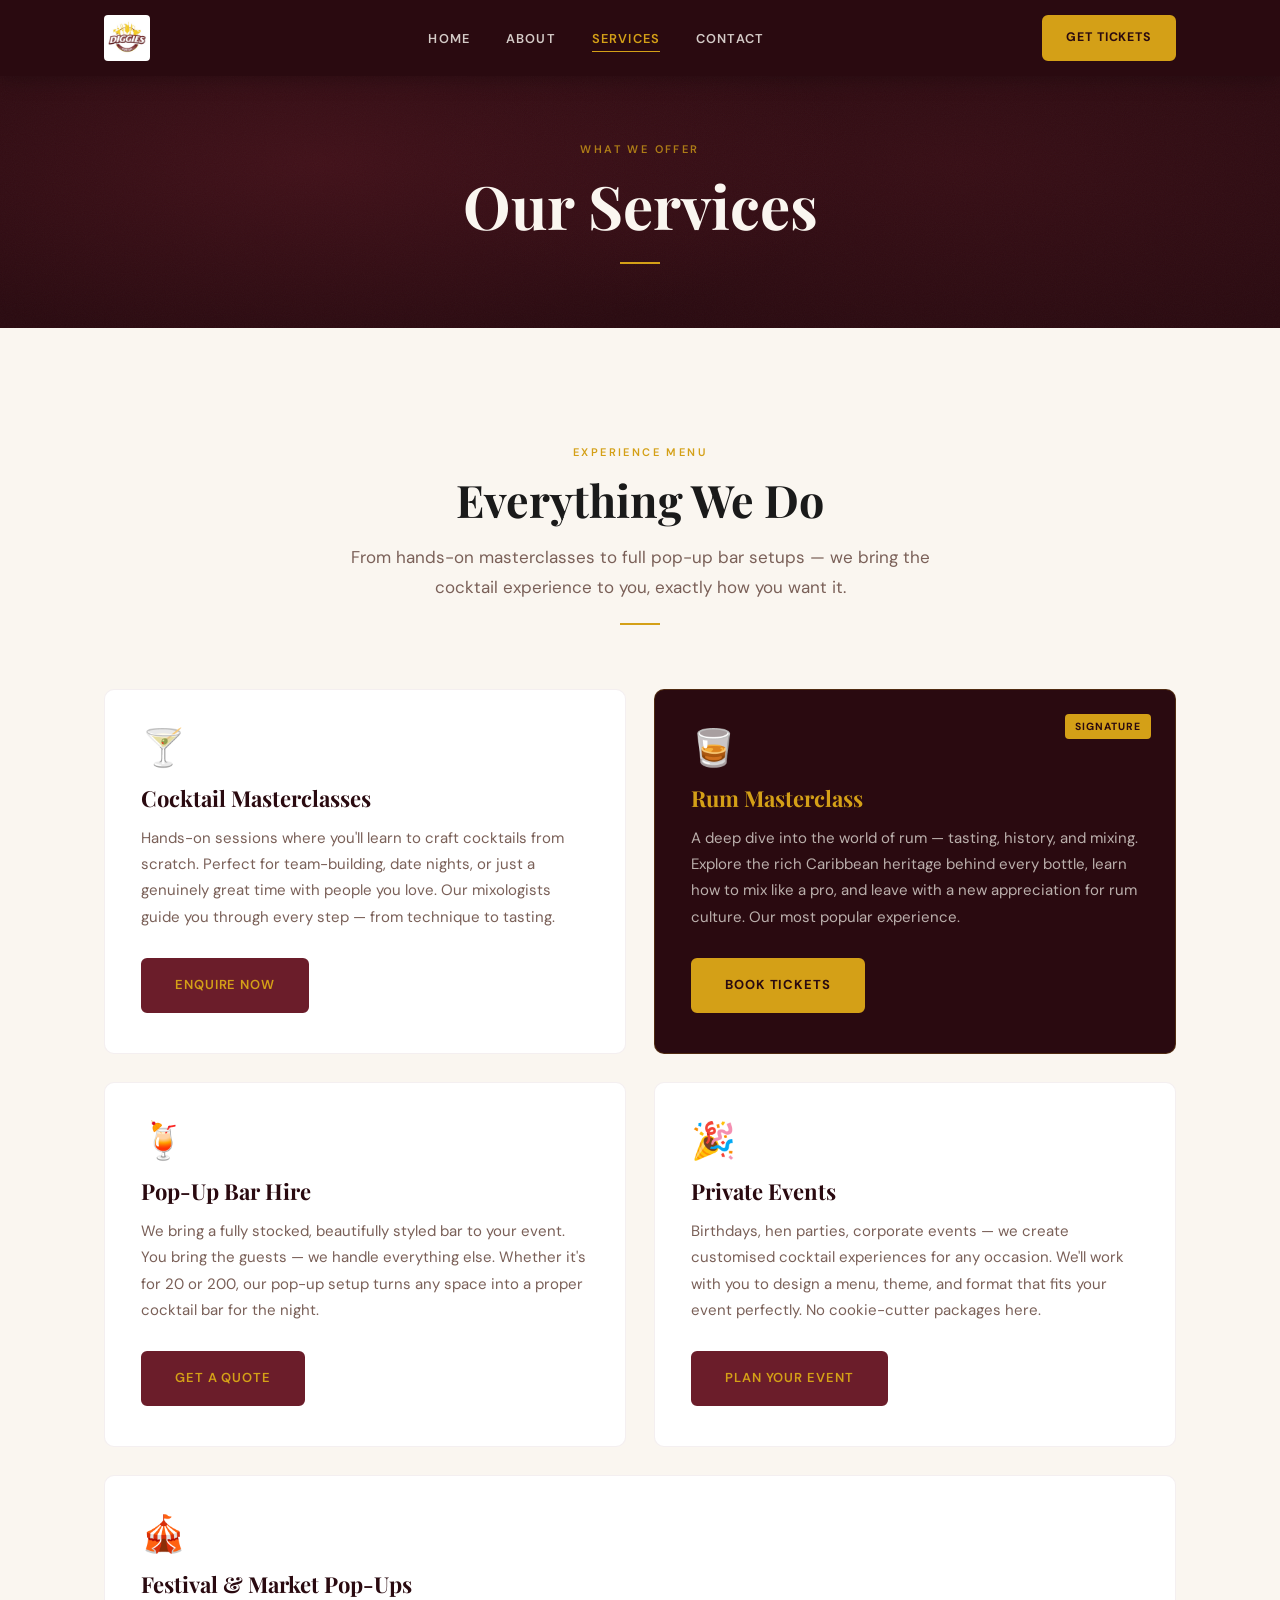
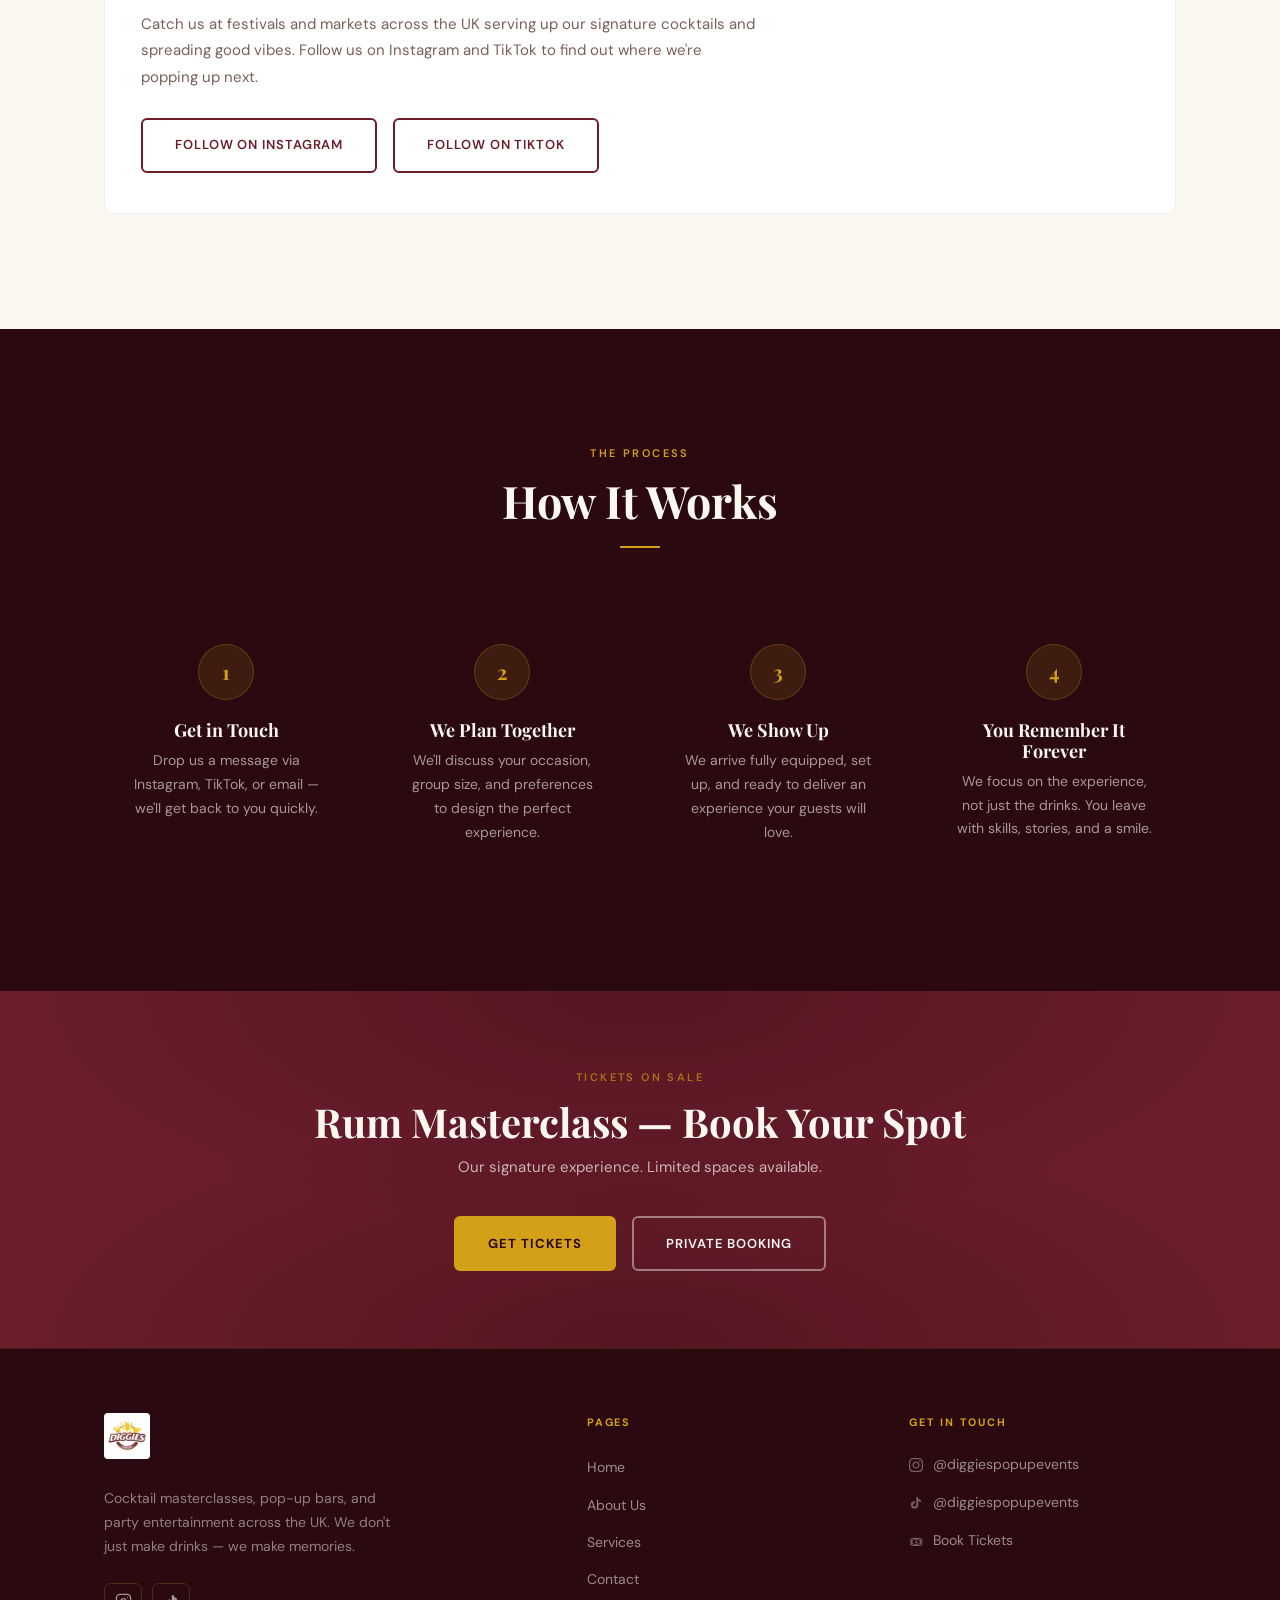
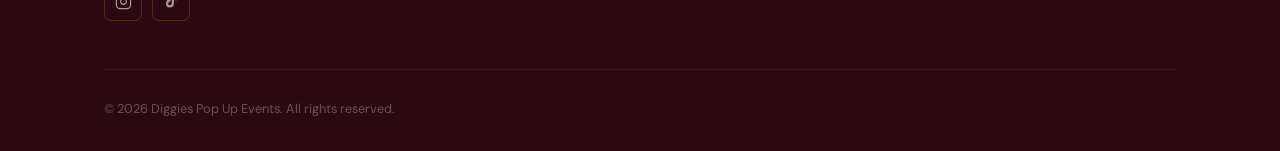
<file: services.html>
<!DOCTYPE html>
<html lang="en">
<head>
  <meta charset="UTF-8">
  <meta name="viewport" content="width=device-width, initial-scale=1.0">
  <meta name="description" content="Diggies Pop Up Events services — cocktail masterclasses, rum masterclasses, pop-up bar hire, private events, and festival appearances.">

  <meta property="og:type"        content="website">
  <meta property="og:title"       content="Our Services — Diggies Pop Up Events">
  <meta property="og:description" content="Cocktail masterclasses, rum experiences, pop-up bars, private events and more.">
  <meta property="og:image"       content="assets/logo.jpg">

  <title>Our Services — Diggies Pop Up Events</title>

  <link rel="icon" type="image/jpeg" href="assets/logo.jpg">
  <link rel="apple-touch-icon"       href="assets/logo.jpg">

  <link rel="preconnect" href="https://fonts.googleapis.com">
  <link rel="preconnect" href="https://fonts.gstatic.com" crossorigin>
  <link href="https://fonts.googleapis.com/css2?family=Playfair+Display:ital,wght@0,400;0,500;0,600;0,700;0,900;1,400;1,500&family=DM+Sans:ital,opsz,wght@0,9..40,300;0,9..40,400;0,9..40,500;0,9..40,600;1,9..40,400&display=swap" rel="stylesheet">

  <link rel="stylesheet" href="css/style.css">
</head>
<body class="page-services">

  <!-- Navigation -->
  <nav class="nav" role="navigation" aria-label="Main navigation">
    <div class="nav__inner">
      <a href="index.html" class="nav__logo" aria-label="Diggies Pop Up Events — Home">
        <img src="assets/logo.jpg" alt="Diggies Pop Up Events logo" width="46" height="46">
      </a>
      <ul class="nav__links" role="list">
        <li><a href="index.html"    class="nav__link">Home</a></li>
        <li><a href="about.html"    class="nav__link">About</a></li>
        <li><a href="services.html" class="nav__link active">Services</a></li>
        <li><a href="contact.html"  class="nav__link">Contact</a></li>
      </ul>
      <div class="nav__cta">
        <a href="https://www.tickettailor.com/events/diggiespopupevents/2142839"
           target="_blank" rel="noopener noreferrer"
           class="btn btn--gold">Get Tickets</a>
      </div>
      <button class="nav__hamburger"
              aria-label="Open navigation menu"
              aria-expanded="false"
              aria-controls="mobile-menu">
        <span></span><span></span><span></span>
      </button>
    </div>
  </nav>

  <div class="nav__mobile" id="mobile-menu" role="dialog" aria-modal="true" aria-label="Navigation menu">
    <a href="index.html"    class="nav__mobile-link">Home</a>
    <a href="about.html"    class="nav__mobile-link">About</a>
    <a href="services.html" class="nav__mobile-link active">Services</a>
    <a href="contact.html"  class="nav__mobile-link">Contact</a>
    <a href="https://www.tickettailor.com/events/diggiespopupevents/2142839"
       target="_blank" rel="noopener noreferrer"
       class="btn btn--gold">Get Tickets</a>
  </div>
  <div class="nav__overlay" aria-hidden="true"></div>

  <main>

    <!-- Page Banner -->
    <header class="page-banner" role="banner">
      <div class="container">
        <div class="page-banner__content">
          <span class="page-banner__label">What We Offer</span>
          <h1 class="page-banner__title">Our Services</h1>
          <span class="page-banner__line"></span>
        </div>
      </div>
    </header>

    <!-- Services Grid -->
    <section class="section section--cream" aria-labelledby="services-heading">
      <div class="container">
        <div class="section-header section-header--center">
          <span class="section-label">Experience Menu</span>
          <h2 class="section-title" id="services-heading">Everything We Do</h2>
          <p class="section-intro">
            From hands-on masterclasses to full pop-up bar setups —
            we bring the cocktail experience to you, exactly how you want it.
          </p>
          <span class="gold-line"></span>
        </div>

        <div class="services-grid">

          <!-- Cocktail Masterclasses -->
          <article class="service-card reveal reveal-d1">
            <span class="service-card__icon">🍸</span>
            <h3 class="service-card__title">Cocktail Masterclasses</h3>
            <p class="service-card__text">
              Hands-on sessions where you'll learn to craft cocktails from scratch.
              Perfect for team-building, date nights, or just a genuinely great time
              with people you love. Our mixologists guide you through every step —
              from technique to tasting.
            </p>
            <div class="service-card__link">
              <a href="contact.html" class="btn btn--primary">Enquire Now</a>
            </div>
          </article>

          <!-- Rum Masterclass — Featured -->
          <article class="service-card service-card--featured reveal reveal-d2">
            <span class="service-card__badge">Signature</span>
            <span class="service-card__icon">🥃</span>
            <h3 class="service-card__title">Rum Masterclass</h3>
            <p class="service-card__text">
              A deep dive into the world of rum — tasting, history, and mixing.
              Explore the rich Caribbean heritage behind every bottle, learn how
              to mix like a pro, and leave with a new appreciation for rum culture.
              Our most popular experience.
            </p>
            <div class="service-card__link">
              <a href="https://www.tickettailor.com/events/diggiespopupevents/2142839"
                 target="_blank" rel="noopener noreferrer"
                 class="btn btn--gold">Book Tickets</a>
            </div>
          </article>

          <!-- Pop-Up Bar Hire -->
          <article class="service-card reveal reveal-d3">
            <span class="service-card__icon">🍹</span>
            <h3 class="service-card__title">Pop-Up Bar Hire</h3>
            <p class="service-card__text">
              We bring a fully stocked, beautifully styled bar to your event.
              You bring the guests — we handle everything else. Whether it's
              for 20 or 200, our pop-up setup turns any space into a proper
              cocktail bar for the night.
            </p>
            <div class="service-card__link">
              <a href="contact.html" class="btn btn--primary">Get a Quote</a>
            </div>
          </article>

          <!-- Private Events -->
          <article class="service-card reveal reveal-d4">
            <span class="service-card__icon">🎉</span>
            <h3 class="service-card__title">Private Events</h3>
            <p class="service-card__text">
              Birthdays, hen parties, corporate events — we create customised
              cocktail experiences for any occasion. We'll work with you to
              design a menu, theme, and format that fits your event perfectly.
              No cookie-cutter packages here.
            </p>
            <div class="service-card__link">
              <a href="contact.html" class="btn btn--primary">Plan Your Event</a>
            </div>
          </article>

          <!-- Festival & Market Pop-Ups — spans full width on some viewports -->
          <article class="service-card reveal" style="grid-column: span 2;">
            <span class="service-card__icon">🎪</span>
            <h3 class="service-card__title">Festival &amp; Market Pop-Ups</h3>
            <p class="service-card__text" style="max-width:620px;">
              Catch us at festivals and markets across the UK serving up our
              signature cocktails and spreading good vibes. Follow us on
              Instagram and TikTok to find out where we're popping up next.
            </p>
            <div class="service-card__link" style="display:flex;gap:1rem;flex-wrap:wrap;">
              <a href="https://www.instagram.com/diggiespopupevents"
                 target="_blank" rel="noopener noreferrer"
                 class="btn btn--outline-gold" style="border-color:var(--burgundy);color:var(--burgundy);">
                Follow on Instagram
              </a>
              <a href="https://www.tiktok.com/@diggiespopupevents"
                 target="_blank" rel="noopener noreferrer"
                 class="btn btn--outline-gold" style="border-color:var(--burgundy);color:var(--burgundy);">
                Follow on TikTok
              </a>
            </div>
          </article>

        </div>
      </div>
    </section>

    <!-- How It Works strip -->
    <section class="section section--dark" aria-labelledby="how-heading">
      <div class="container">
        <div class="section-header section-header--center">
          <span class="section-label">The Process</span>
          <h2 class="section-title" id="how-heading" style="color:var(--cream);">How It Works</h2>
          <span class="gold-line"></span>
        </div>

        <div style="
          display:grid;
          grid-template-columns:repeat(auto-fit,minmax(220px,1fr));
          gap:2rem;
          margin-top:1rem;
        ">

          <div class="reveal reveal-d1" style="text-align:center;padding:2rem 1.5rem;">
            <div style="
              width:56px;height:56px;
              border-radius:50%;
              background:rgba(212,160,23,0.12);
              border:1px solid rgba(212,160,23,0.25);
              display:flex;align-items:center;justify-content:center;
              margin:0 auto 1.25rem;
              font-family:var(--font-heading);
              font-size:1.25rem;
              font-weight:700;
              color:var(--gold);
            ">1</div>
            <h3 style="color:var(--cream);font-size:1.125rem;margin-bottom:0.5rem;">Get in Touch</h3>
            <p style="font-size:0.875rem;color:rgba(250,246,240,0.6);margin-bottom:0;">Drop us a message via Instagram, TikTok, or email — we'll get back to you quickly.</p>
          </div>

          <div class="reveal reveal-d2" style="text-align:center;padding:2rem 1.5rem;">
            <div style="
              width:56px;height:56px;
              border-radius:50%;
              background:rgba(212,160,23,0.12);
              border:1px solid rgba(212,160,23,0.25);
              display:flex;align-items:center;justify-content:center;
              margin:0 auto 1.25rem;
              font-family:var(--font-heading);
              font-size:1.25rem;
              font-weight:700;
              color:var(--gold);
            ">2</div>
            <h3 style="color:var(--cream);font-size:1.125rem;margin-bottom:0.5rem;">We Plan Together</h3>
            <p style="font-size:0.875rem;color:rgba(250,246,240,0.6);margin-bottom:0;">We'll discuss your occasion, group size, and preferences to design the perfect experience.</p>
          </div>

          <div class="reveal reveal-d3" style="text-align:center;padding:2rem 1.5rem;">
            <div style="
              width:56px;height:56px;
              border-radius:50%;
              background:rgba(212,160,23,0.12);
              border:1px solid rgba(212,160,23,0.25);
              display:flex;align-items:center;justify-content:center;
              margin:0 auto 1.25rem;
              font-family:var(--font-heading);
              font-size:1.25rem;
              font-weight:700;
              color:var(--gold);
            ">3</div>
            <h3 style="color:var(--cream);font-size:1.125rem;margin-bottom:0.5rem;">We Show Up</h3>
            <p style="font-size:0.875rem;color:rgba(250,246,240,0.6);margin-bottom:0;">We arrive fully equipped, set up, and ready to deliver an experience your guests will love.</p>
          </div>

          <div class="reveal reveal-d4" style="text-align:center;padding:2rem 1.5rem;">
            <div style="
              width:56px;height:56px;
              border-radius:50%;
              background:rgba(212,160,23,0.12);
              border:1px solid rgba(212,160,23,0.25);
              display:flex;align-items:center;justify-content:center;
              margin:0 auto 1.25rem;
              font-family:var(--font-heading);
              font-size:1.25rem;
              font-weight:700;
              color:var(--gold);
            ">4</div>
            <h3 style="color:var(--cream);font-size:1.125rem;margin-bottom:0.5rem;">You Remember It Forever</h3>
            <p style="font-size:0.875rem;color:rgba(250,246,240,0.6);margin-bottom:0;">We focus on the experience, not just the drinks. You leave with skills, stories, and a smile.</p>
          </div>

        </div>
      </div>
    </section>

    <!-- CTA Banner -->
    <section class="event-banner" aria-label="Book now">
      <div class="container">
        <div class="event-banner__content reveal">
          <span class="event-banner__eyebrow">Tickets on Sale</span>
          <h2 class="event-banner__title">Rum Masterclass — Book Your Spot</h2>
          <p class="event-banner__subtitle">Our signature experience. Limited spaces available.</p>
          <div style="display:flex;gap:1rem;flex-wrap:wrap;justify-content:center;">
            <a href="https://www.tickettailor.com/events/diggiespopupevents/2142839"
               target="_blank" rel="noopener noreferrer"
               class="btn btn--gold">Get Tickets</a>
            <a href="contact.html" class="btn btn--outline-cream">Private Booking</a>
          </div>
        </div>
      </div>
    </section>

  </main>

  <!-- Footer -->
  <footer class="footer">
    <div class="container">
      <div class="footer__grid">
        <div class="footer__brand">
          <a href="index.html" class="footer__brand-logo">
            <img src="assets/logo.jpg" alt="Diggies Pop Up Events" width="46" height="46">
          </a>
          <p>Cocktail masterclasses, pop-up bars, and party entertainment across the UK. We don't just make drinks — we make memories.</p>
          <div class="footer__socials">
            <a href="https://www.instagram.com/diggiespopupevents" target="_blank" rel="noopener noreferrer" class="footer__social-btn" aria-label="Instagram">
              <svg xmlns="http://www.w3.org/2000/svg" width="17" height="17" viewBox="0 0 24 24" fill="none" stroke="currentColor" stroke-width="1.75" stroke-linecap="round" stroke-linejoin="round"><rect x="2" y="2" width="20" height="20" rx="5" ry="5"/><path d="M16 11.37A4 4 0 1 1 12.63 8 4 4 0 0 1 16 11.37z"/><line x1="17.5" y1="6.5" x2="17.51" y2="6.5"/></svg>
            </a>
            <a href="https://www.tiktok.com/@diggiespopupevents" target="_blank" rel="noopener noreferrer" class="footer__social-btn" aria-label="TikTok">
              <svg xmlns="http://www.w3.org/2000/svg" width="15" height="15" viewBox="0 0 24 24" fill="currentColor"><path d="M19.59 6.69a4.83 4.83 0 0 1-3.77-4.25V2h-3.45v13.67a2.89 2.89 0 0 1-2.88 2.5 2.89 2.89 0 0 1-2.89-2.89 2.89 2.89 0 0 1 2.89-2.89c.28 0 .54.04.79.1V9.01a6.27 6.27 0 0 0-.79-.05 6.34 6.34 0 0 0-6.34 6.34 6.34 6.34 0 0 0 6.34 6.34 6.34 6.34 0 0 0 6.33-6.34v-6.7a8.18 8.18 0 0 0 4.78 1.52v-3.4a4.85 4.85 0 0 1-1.01-.03z"/></svg>
            </a>
          </div>
        </div>
        <div>
          <p class="footer__col-title">Pages</p>
          <ul class="footer__nav-list" role="list">
            <li><a href="index.html"    class="footer__nav-link">Home</a></li>
            <li><a href="about.html"    class="footer__nav-link">About Us</a></li>
            <li><a href="services.html" class="footer__nav-link">Services</a></li>
            <li><a href="contact.html"  class="footer__nav-link">Contact</a></li>
          </ul>
        </div>
        <div>
          <p class="footer__col-title">Get In Touch</p>
          <ul class="footer__info-list" role="list">
            <li><a href="https://www.instagram.com/diggiespopupevents" target="_blank" rel="noopener noreferrer" class="footer__info-item"><svg class="info-icon" xmlns="http://www.w3.org/2000/svg" width="14" height="14" viewBox="0 0 24 24" fill="currentColor"><path d="M12 2.163c3.204 0 3.584.012 4.85.07 3.252.148 4.771 1.691 4.919 4.919.058 1.265.069 1.645.069 4.849 0 3.205-.012 3.584-.069 4.849-.149 3.225-1.664 4.771-4.919 4.919-1.266.058-1.644.07-4.85.07-3.204 0-3.584-.012-4.849-.07-3.26-.149-4.771-1.699-4.919-4.92-.058-1.265-.07-1.644-.07-4.849 0-3.204.013-3.583.07-4.849.149-3.227 1.664-4.771 4.919-4.919 1.266-.057 1.645-.069 4.849-.069zm0-2.163c-3.259 0-3.667.014-4.947.072-4.358.2-6.78 2.618-6.98 6.98-.059 1.281-.073 1.689-.073 4.948 0 3.259.014 3.668.072 4.948.2 4.358 2.618 6.78 6.98 6.98 1.281.058 1.689.072 4.948.072 3.259 0 3.668-.014 4.948-.072 4.354-.2 6.782-2.618 6.979-6.98.059-1.28.073-1.689.073-4.948 0-3.259-.014-3.667-.072-4.947-.196-4.354-2.617-6.78-6.979-6.98-1.281-.059-1.69-.073-4.949-.073zm0 5.838c-3.403 0-6.162 2.759-6.162 6.162s2.759 6.163 6.162 6.163 6.162-2.759 6.162-6.163c0-3.403-2.759-6.162-6.162-6.162zm0 10.162c-2.209 0-4-1.79-4-4 0-2.209 1.791-4 4-4s4 1.791 4 4c0 2.21-1.791 4-4 4zm6.406-11.845c-.796 0-1.441.645-1.441 1.44s.645 1.44 1.441 1.44c.795 0 1.439-.645 1.439-1.44s-.644-1.44-1.439-1.44z"/></svg> @diggiespopupevents</a></li>
            <li><a href="https://www.tiktok.com/@diggiespopupevents" target="_blank" rel="noopener noreferrer" class="footer__info-item"><svg class="info-icon" xmlns="http://www.w3.org/2000/svg" width="14" height="14" viewBox="0 0 24 24" fill="currentColor"><path d="M19.59 6.69a4.83 4.83 0 0 1-3.77-4.25V2h-3.45v13.67a2.89 2.89 0 0 1-2.88 2.5 2.89 2.89 0 0 1-2.89-2.89 2.89 2.89 0 0 1 2.89-2.89c.28 0 .54.04.79.1V9.01a6.27 6.27 0 0 0-.79-.05 6.34 6.34 0 0 0-6.34 6.34 6.34 6.34 0 0 0 6.34 6.34 6.34 6.34 0 0 0 6.33-6.34v-6.7a8.18 8.18 0 0 0 4.78 1.52v-3.4a4.85 4.85 0 0 1-1.01-.03z"/></svg> @diggiespopupevents</a></li>
            <li><a href="https://www.tickettailor.com/events/diggiespopupevents/2142839" target="_blank" rel="noopener noreferrer" class="footer__info-item"><span class="info-icon">🎟</span> Book Tickets</a></li>
          </ul>
        </div>
      </div>
      <div class="footer__bottom">
        <p class="footer__copy">© 2026 Diggies Pop Up Events. All rights reserved.</p>
      </div>
    </div>
  </footer>

  <script src="js/main.js"></script>
</body>
</html>
</file>
<file: css/style.css>
/* ============================================================
   DIGGIES POP UP EVENTS — Main Stylesheet
   ============================================================ */

/* --- Google Fonts --- */
@import url('https://fonts.googleapis.com/css2?family=Playfair+Display:ital,wght@0,400;0,500;0,600;0,700;0,900;1,400;1,500&family=DM+Sans:ital,opsz,wght@0,9..40,300;0,9..40,400;0,9..40,500;0,9..40,600;1,9..40,400&display=swap');

/* ============================================================
   CSS VARIABLES
   ============================================================ */
:root {
  /* Brand Colours */
  --burgundy:       #6B1D2A;
  --burgundy-light: #8B2D3E;
  --gold:           #D4A017;
  --gold-light:     #E8B832;
  --dark:           #2A0A10;
  --cream:          #FAF6F0;
  --cream-dark:     #F0E8DC;
  --text-dark:      #1A1A1A;
  --text-muted:     #7A6058;
  --white:          #FFFFFF;

  /* Typography */
  --font-heading: 'Playfair Display', Georgia, 'Times New Roman', serif;
  --font-body:    'DM Sans', system-ui, -apple-system, sans-serif;

  /* Motion */
  --transition:      0.3s ease;
  --transition-slow: 0.5s ease;

  /* Geometry */
  --radius:    10px;
  --radius-sm: 6px;

  /* Layout */
  --nav-height:      76px;
  --container-max:   1200px;
  --container-pad:   clamp(1.5rem, 5vw, 4rem);
  --section-pad:     clamp(5rem, 9vw, 8rem);
}

/* ============================================================
   RESET & BASE
   ============================================================ */
*, *::before, *::after { box-sizing: border-box; margin: 0; padding: 0; }

html {
  scroll-behavior: smooth;
  font-size: 16px;
  -webkit-text-size-adjust: 100%;
}

body {
  font-family: var(--font-body);
  color: var(--text-dark);
  background-color: var(--cream);
  line-height: 1.7;
  overflow-x: hidden;
  -webkit-font-smoothing: antialiased;
  -moz-osx-font-smoothing: grayscale;
}

img, video { max-width: 100%; display: block; }
a { color: inherit; text-decoration: none; }
ul { list-style: none; }
button { cursor: pointer; border: none; background: none; font-family: inherit; }
p { margin-bottom: 1rem; }
p:last-child { margin-bottom: 0; }

/* ============================================================
   TYPOGRAPHY
   ============================================================ */
h1, h2, h3, h4, h5 {
  font-family: var(--font-heading);
  line-height: 1.15;
  font-weight: 700;
}

h1 { font-size: clamp(2.25rem, 5.5vw, 4rem); }
h2 { font-size: clamp(1.875rem, 3.5vw, 2.875rem); }
h3 { font-size: clamp(1.25rem, 2.5vw, 1.625rem); }
h4 { font-size: 1.125rem; }

/* ============================================================
   LAYOUT UTILITIES
   ============================================================ */
.container {
  max-width: var(--container-max);
  margin: 0 auto;
  padding: 0 var(--container-pad);
}

.section { padding: var(--section-pad) 0; }
.section--dark     { background-color: var(--dark);     color: var(--cream); }
.section--burgundy { background-color: var(--burgundy); color: var(--cream); }
.section--cream    { background-color: var(--cream);    color: var(--text-dark); }
.section--white    { background-color: var(--white);    color: var(--text-dark); }

.section-label {
  font-family: var(--font-body);
  font-size: 0.6875rem;
  font-weight: 600;
  letter-spacing: 0.22em;
  text-transform: uppercase;
  color: var(--gold);
  display: block;
  margin-bottom: 0.75rem;
}

.section-title {
  margin-bottom: 1.125rem;
}

.section-intro {
  font-size: 1.0625rem;
  color: var(--text-muted);
  max-width: 580px;
  line-height: 1.75;
}

.section--dark .section-intro,
.section--burgundy .section-intro {
  color: rgba(250, 246, 240, 0.72);
}

.section-header {
  margin-bottom: clamp(2.5rem, 5vw, 4.5rem);
}

.section-header--center {
  text-align: center;
}

.section-header--center .section-intro {
  margin: 0 auto;
}

/* Gold accent line */
.gold-line {
  display: block;
  width: 40px;
  height: 2px;
  background: var(--gold);
  margin-top: 1.25rem;
}

.section-header--center .gold-line {
  margin-left: auto;
  margin-right: auto;
}

/* ============================================================
   BUTTONS
   ============================================================ */
.btn {
  display: inline-flex;
  align-items: center;
  gap: 0.5rem;
  padding: 0.9rem 2rem;
  font-family: var(--font-body);
  font-size: 0.8125rem;
  font-weight: 600;
  letter-spacing: 0.07em;
  text-transform: uppercase;
  border-radius: var(--radius-sm);
  transition: all var(--transition);
  cursor: pointer;
  white-space: nowrap;
  position: relative;
}

.btn--primary {
  background-color: var(--burgundy);
  color: var(--gold);
  border: 2px solid var(--burgundy);
}
.btn--primary:hover {
  background-color: var(--dark);
  border-color: var(--dark);
  transform: translateY(-2px);
  box-shadow: 0 8px 24px rgba(42, 10, 16, 0.35);
}

.btn--gold {
  background-color: var(--gold);
  color: var(--dark);
  border: 2px solid var(--gold);
  font-weight: 700;
}
.btn--gold:hover {
  background-color: var(--gold-light);
  border-color: var(--gold-light);
  transform: translateY(-2px);
  box-shadow: 0 8px 24px rgba(212, 160, 23, 0.3);
}

.btn--outline-gold {
  background-color: transparent;
  color: var(--gold);
  border: 2px solid var(--gold);
}
.btn--outline-gold:hover {
  background-color: var(--gold);
  color: var(--dark);
  transform: translateY(-2px);
}

.btn--outline-cream {
  background-color: transparent;
  color: var(--cream);
  border: 2px solid rgba(250, 246, 240, 0.45);
}
.btn--outline-cream:hover {
  background-color: rgba(250, 246, 240, 0.1);
  border-color: var(--cream);
}

/* ============================================================
   NAVIGATION
   ============================================================ */
.nav {
  position: fixed;
  top: 0;
  left: 0;
  right: 0;
  z-index: 1000;
  height: var(--nav-height);
  transition: background-color 0.4s ease, box-shadow var(--transition), backdrop-filter 0.4s ease;
}

.nav--transparent { background-color: transparent; }

.nav--scrolled {
  background-color: rgba(42, 10, 16, 0.93);
  backdrop-filter: blur(14px);
  -webkit-backdrop-filter: blur(14px);
  box-shadow: 0 2px 24px rgba(0, 0, 0, 0.35);
}

.nav--solid {
  background-color: var(--dark);
  box-shadow: 0 2px 20px rgba(0, 0, 0, 0.25);
}

.nav__inner {
  max-width: var(--container-max);
  margin: 0 auto;
  padding: 0 var(--container-pad);
  height: 100%;
  display: flex;
  align-items: center;
  justify-content: space-between;
  gap: 2rem;
}

.nav__logo {
  flex-shrink: 0;
  display: flex;
  align-items: center;
  transition: opacity var(--transition);
}
.nav__logo:hover { opacity: 0.88; }
.nav__logo img {
  height: 46px;
  width: auto;
  object-fit: contain;
  border-radius: 4px;
}

.nav__links {
  display: flex;
  align-items: center;
  gap: 2.25rem;
}

.nav__link {
  font-size: 0.8rem;
  font-weight: 600;
  letter-spacing: 0.09em;
  text-transform: uppercase;
  color: rgba(250, 246, 240, 0.82);
  position: relative;
  transition: color var(--transition);
  padding-bottom: 2px;
}

.nav__link::after {
  content: '';
  position: absolute;
  bottom: -3px;
  left: 0;
  right: 0;
  height: 1px;
  background: var(--gold);
  transform: scaleX(0);
  transform-origin: left;
  transition: transform var(--transition);
}

.nav__link:hover,
.nav__link.active {
  color: var(--gold);
}

.nav__link:hover::after,
.nav__link.active::after {
  transform: scaleX(1);
}

.nav__cta { flex-shrink: 0; }
.nav__cta .btn {
  padding: 0.625rem 1.375rem;
  font-size: 0.775rem;
}

/* Hamburger */
.nav__hamburger {
  display: none;
  flex-direction: column;
  gap: 5px;
  padding: 8px;
  cursor: pointer;
  z-index: 1001;
  flex-shrink: 0;
}
.nav__hamburger span {
  display: block;
  width: 22px;
  height: 2px;
  background-color: var(--cream);
  border-radius: 2px;
  transition: all var(--transition);
  transform-origin: center;
}
.nav__hamburger.is-open span:nth-child(1) { transform: translateY(7px) rotate(45deg); }
.nav__hamburger.is-open span:nth-child(2) { opacity: 0; transform: scaleX(0); }
.nav__hamburger.is-open span:nth-child(3) { transform: translateY(-7px) rotate(-45deg); }

/* Mobile slide-in panel */
.nav__mobile {
  position: fixed;
  top: 0;
  right: 0;
  bottom: 0;
  width: min(300px, 82vw);
  background-color: var(--dark);
  z-index: 999;
  padding: calc(var(--nav-height) + 2.5rem) 2rem 2rem;
  display: flex;
  flex-direction: column;
  gap: 0;
  transform: translateX(100%);
  transition: transform 0.4s cubic-bezier(0.4, 0, 0.2, 1);
  border-left: 1px solid rgba(212, 160, 23, 0.18);
}
.nav__mobile.is-open { transform: translateX(0); }

.nav__mobile-link {
  font-family: var(--font-heading);
  font-size: 1.5rem;
  font-weight: 600;
  color: var(--cream);
  padding: 0.875rem 0;
  border-bottom: 1px solid rgba(250, 246, 240, 0.07);
  transition: color var(--transition);
  display: block;
}
.nav__mobile-link:hover,
.nav__mobile-link.active {
  color: var(--gold);
}
.nav__mobile .btn {
  margin-top: 2rem;
  text-align: center;
  justify-content: center;
}

.nav__overlay {
  position: fixed;
  inset: 0;
  background: rgba(0, 0, 0, 0.55);
  z-index: 998;
  opacity: 0;
  pointer-events: none;
  transition: opacity var(--transition-slow);
}
.nav__overlay.is-visible {
  opacity: 1;
  pointer-events: all;
}

/* ============================================================
   HERO SECTION (Homepage)
   ============================================================ */
.hero {
  position: relative;
  width: 100%;
  height: 100svh;
  min-height: 620px;
  display: flex;
  align-items: center;
  justify-content: center;
  overflow: hidden;
  text-align: center;
}

.hero__video {
  position: absolute;
  inset: 0;
  width: 100%;
  height: 100%;
  object-fit: cover;
  z-index: 0;
}

/* Layered overlay: dark gradient + vignette */
.hero__overlay {
  position: absolute;
  inset: 0;
  background:
    linear-gradient(to bottom,
      rgba(42, 10, 16, 0.5) 0%,
      rgba(42, 10, 16, 0.65) 50%,
      rgba(42, 10, 16, 0.88) 100%
    );
  z-index: 1;
}

/* Film-grain texture */
.hero__grain {
  position: absolute;
  inset: 0;
  z-index: 2;
  opacity: 0.045;
  background-image: url('data:image/svg+xml,<svg xmlns="http://www.w3.org/2000/svg" width="300" height="300"><filter id="n"><feTurbulence type="fractalNoise" baseFrequency="0.9" numOctaves="4" stitchTiles="stitch"/></filter><rect width="300" height="300" filter="url(%23n)"/></svg>');
  pointer-events: none;
}

.hero__content {
  position: relative;
  z-index: 3;
  padding: 2rem 1.5rem;
  max-width: 700px;
  animation: heroFadeUp 1s ease 0.15s both;
}

.hero__logo {
  max-width: clamp(150px, 28vw, 240px);
  margin: 0 auto 2rem;
  filter: drop-shadow(0 4px 28px rgba(0, 0, 0, 0.5));
  border-radius: 6px;
}

.hero__tagline {
  font-family: var(--font-heading);
  font-size: clamp(1.0625rem, 2.5vw, 1.5rem);
  font-weight: 500;
  color: var(--gold);
  letter-spacing: 0.04em;
  margin-bottom: 0.625rem;
}

.hero__subtagline {
  font-family: var(--font-body);
  font-size: clamp(0.9375rem, 2vw, 1.0625rem);
  color: rgba(250, 246, 240, 0.78);
  margin-bottom: 2.5rem;
  font-weight: 300;
}

.hero__cta {
  display: flex;
  flex-wrap: wrap;
  gap: 1rem;
  justify-content: center;
}

/* Animated scroll chevron */
.scroll-indicator {
  position: absolute;
  bottom: 2rem;
  left: 50%;
  transform: translateX(-50%);
  z-index: 3;
  display: flex;
  flex-direction: column;
  align-items: center;
  gap: 0.5rem;
  color: rgba(250, 246, 240, 0.4);
  font-size: 0.625rem;
  letter-spacing: 0.18em;
  text-transform: uppercase;
  animation: scrollBounce 2.5s ease-in-out infinite;
  pointer-events: none;
}
.scroll-indicator svg { opacity: 0.5; }

/* ============================================================
   PAGE BANNER (inner pages)
   ============================================================ */
.page-banner {
  position: relative;
  background-color: var(--dark);
  padding: calc(var(--nav-height) + 4rem) 0 4rem;
  overflow: hidden;
  text-align: center;
}

/* Subtle radial glow */
.page-banner::before {
  content: '';
  position: absolute;
  inset: 0;
  background:
    radial-gradient(ellipse 60% 80% at 25% 50%, rgba(107, 29, 42, 0.35) 0%, transparent 70%),
    radial-gradient(ellipse 60% 80% at 75% 50%, rgba(107, 29, 42, 0.2) 0%, transparent 70%);
  pointer-events: none;
}

/* Grain overlay */
.page-banner::after {
  content: '';
  position: absolute;
  inset: 0;
  opacity: 0.035;
  background-image: url('data:image/svg+xml,<svg xmlns="http://www.w3.org/2000/svg" width="300" height="300"><filter id="n"><feTurbulence type="fractalNoise" baseFrequency="0.9" numOctaves="4" stitchTiles="stitch"/></filter><rect width="300" height="300" filter="url(%23n)"/></svg>');
  pointer-events: none;
}

.page-banner__content { position: relative; z-index: 1; }

.page-banner__label {
  font-size: 0.6875rem;
  font-weight: 600;
  letter-spacing: 0.22em;
  text-transform: uppercase;
  color: rgba(212, 160, 23, 0.75);
  display: block;
  margin-bottom: 0.75rem;
}

.page-banner__title {
  font-family: var(--font-heading);
  font-size: clamp(2.25rem, 5.5vw, 3.75rem);
  color: var(--cream);
  font-weight: 700;
}

.page-banner__line {
  display: block;
  width: 40px;
  height: 2px;
  background: var(--gold);
  margin: 1.375rem auto 0;
}

/* ============================================================
   HOME — WHAT WE DO
   ============================================================ */
.cards-grid {
  display: grid;
  grid-template-columns: repeat(3, 1fr);
  gap: 2rem;
}

.card {
  background: var(--white);
  border-radius: var(--radius);
  padding: 2.5rem 2rem;
  border: 1px solid rgba(107, 29, 42, 0.07);
  transition: all var(--transition);
  position: relative;
  overflow: hidden;
}

.card::after {
  content: '';
  position: absolute;
  bottom: 0;
  left: 0;
  right: 0;
  height: 2px;
  background: linear-gradient(90deg, var(--burgundy), var(--gold));
  transform: scaleX(0);
  transform-origin: left;
  transition: transform var(--transition);
}

.card:hover {
  transform: translateY(-5px);
  box-shadow: 0 16px 48px rgba(42, 10, 16, 0.1);
  border-color: rgba(107, 29, 42, 0.12);
}
.card:hover::after { transform: scaleX(1); }

.card__icon {
  font-size: 2.25rem;
  margin-bottom: 1.25rem;
  display: block;
  line-height: 1;
}

.card__title {
  font-family: var(--font-heading);
  font-size: 1.25rem;
  font-weight: 700;
  color: var(--dark);
  margin-bottom: 0.75rem;
}

.card__text {
  font-size: 0.9375rem;
  color: var(--text-muted);
  line-height: 1.7;
  margin-bottom: 0;
}

/* ============================================================
   HOME — EVENT CALLOUT BANNER
   ============================================================ */
.event-banner {
  background-color: var(--burgundy);
  padding: clamp(3.5rem, 6vw, 5rem) 0;
  text-align: center;
  position: relative;
  overflow: hidden;
}

.event-banner::before {
  content: '';
  position: absolute;
  inset: 0;
  background:
    radial-gradient(ellipse 70% 100% at 50% 0%, rgba(42, 10, 16, 0.35) 0%, transparent 70%),
    radial-gradient(ellipse 70% 100% at 50% 100%, rgba(42, 10, 16, 0.35) 0%, transparent 70%);
  pointer-events: none;
}

.event-banner__content { position: relative; z-index: 1; }

.event-banner__eyebrow {
  font-size: 0.6875rem;
  font-weight: 600;
  letter-spacing: 0.22em;
  text-transform: uppercase;
  color: rgba(212, 160, 23, 0.65);
  display: block;
  margin-bottom: 0.75rem;
}

.event-banner__title {
  font-family: var(--font-heading);
  font-size: clamp(1.625rem, 3.5vw, 2.5rem);
  color: var(--cream);
  margin-bottom: 0.625rem;
}

.event-banner__subtitle {
  color: rgba(250, 246, 240, 0.7);
  margin-bottom: 2.25rem;
  font-size: 0.9375rem;
}

/* ============================================================
   SERVICES GRID
   ============================================================ */
.services-grid {
  display: grid;
  grid-template-columns: repeat(2, 1fr);
  gap: 1.75rem;
}

.service-card {
  background: var(--white);
  border-radius: var(--radius);
  padding: 2.5rem 2.25rem;
  border: 1px solid rgba(107, 29, 42, 0.07);
  transition: all var(--transition);
  display: flex;
  flex-direction: column;
  position: relative;
}

.service-card--featured {
  background: var(--dark);
  border-color: rgba(212, 160, 23, 0.22);
  color: var(--cream);
}

.service-card:hover {
  transform: translateY(-4px);
  box-shadow: 0 14px 44px rgba(42, 10, 16, 0.1);
}
.service-card--featured:hover {
  box-shadow: 0 14px 44px rgba(0, 0, 0, 0.4);
}

.service-card__badge {
  position: absolute;
  top: 1.5rem;
  right: 1.5rem;
  font-size: 0.65rem;
  font-weight: 700;
  letter-spacing: 0.1em;
  text-transform: uppercase;
  color: var(--dark);
  background: var(--gold);
  padding: 0.25rem 0.625rem;
  border-radius: 4px;
}

.service-card__icon {
  font-size: 2.25rem;
  margin-bottom: 1.25rem;
  display: block;
  line-height: 1;
}

.service-card__title {
  font-family: var(--font-heading);
  font-size: 1.375rem;
  font-weight: 700;
  color: var(--dark);
  margin-bottom: 0.875rem;
}
.service-card--featured .service-card__title { color: var(--gold); }

.service-card__text {
  font-size: 0.9375rem;
  color: var(--text-muted);
  line-height: 1.75;
  margin-bottom: 1.75rem;
  flex: 1;
}
.service-card--featured .service-card__text { color: rgba(250, 246, 240, 0.7); }

.service-card__link { margin-top: auto; }

/* ============================================================
   ABOUT PAGE
   ============================================================ */
.about-layout {
  display: grid;
  grid-template-columns: 1.1fr 0.9fr;
  gap: 5rem;
  align-items: start;
}

.about-text .section-title { margin-bottom: 1.5rem; }

.about-text p {
  font-size: 1rem;
  color: var(--text-muted);
  line-height: 1.85;
  margin-bottom: 1.25rem;
}
.about-text p:last-child { margin-bottom: 0; }

.about-text strong {
  color: var(--text-dark);
  font-weight: 600;
}

.about-aside {
  position: sticky;
  top: calc(var(--nav-height) + 2rem);
}

/* Pullquote card */
.pullquote {
  background: var(--dark);
  border-radius: var(--radius);
  padding: 2.5rem;
  position: relative;
  overflow: hidden;
  margin-bottom: 1.75rem;
}

.pullquote::before {
  content: '\201C';
  position: absolute;
  top: -1rem;
  left: 1rem;
  font-family: var(--font-heading);
  font-size: 9rem;
  line-height: 1;
  color: rgba(212, 160, 23, 0.1);
  font-weight: 900;
  pointer-events: none;
}

.pullquote p {
  font-family: var(--font-heading);
  font-size: 1.25rem;
  font-style: italic;
  color: var(--cream);
  line-height: 1.55;
  position: relative;
  z-index: 1;
  margin-bottom: 0;
}

.pullquote__bar {
  display: block;
  width: 40px;
  height: 2px;
  background: var(--gold);
  margin-top: 1.5rem;
}

/* Why Choose Us */
.why-section { background: var(--dark); }

.why-grid {
  display: grid;
  grid-template-columns: repeat(2, 1fr);
  gap: 2rem;
}

.why-item {
  display: flex;
  gap: 1.25rem;
  align-items: flex-start;
}

.why-item__icon {
  width: 50px;
  height: 50px;
  background: rgba(212, 160, 23, 0.1);
  border-radius: 8px;
  display: flex;
  align-items: center;
  justify-content: center;
  font-size: 1.375rem;
  flex-shrink: 0;
  border: 1px solid rgba(212, 160, 23, 0.18);
  transition: all var(--transition);
}

.why-item:hover .why-item__icon {
  background: rgba(212, 160, 23, 0.18);
  border-color: rgba(212, 160, 23, 0.35);
}

.why-item__title {
  font-family: var(--font-body);
  font-weight: 700;
  font-size: 0.9375rem;
  color: var(--cream);
  margin-bottom: 0.375rem;
}

.why-item__text {
  font-size: 0.875rem;
  color: rgba(250, 246, 240, 0.6);
  line-height: 1.65;
  margin-bottom: 0;
}

/* ============================================================
   GALLERY
   ============================================================ */
.gallery-section { background: var(--cream); }

.gallery-grid {
  display: grid;
  grid-template-columns: repeat(3, 1fr);
  gap: 1.125rem;
}

.gallery-item {
  position: relative;
  aspect-ratio: 4 / 3;
  border-radius: var(--radius);
  overflow: hidden;
  background: var(--dark);
  border: 1px solid rgba(212, 160, 23, 0.12);
  transition: transform var(--transition), box-shadow var(--transition);
}

.gallery-item:nth-child(1) { grid-column: span 2; }
.gallery-item:nth-child(5) { grid-column: span 2; }

.gallery-item:hover {
  transform: translateY(-3px);
  box-shadow: 0 12px 36px rgba(42, 10, 16, 0.18);
}

.gallery-item img {
  width: 100%;
  height: 100%;
  object-fit: cover;
  transition: transform 0.55s ease;
}
.gallery-item:hover img { transform: scale(1.04); }

/* Placeholder (before images are added) */
.gallery-placeholder {
  position: absolute;
  inset: 0;
  display: flex;
  flex-direction: column;
  align-items: center;
  justify-content: center;
  gap: 0.75rem;
  background: linear-gradient(
    145deg,
    rgba(107, 29, 42, 0.45) 0%,
    rgba(42, 10, 16, 0.85) 100%
  );
  padding: 1rem;
  text-align: center;
}

.gallery-placeholder__icon { font-size: 1.75rem; opacity: 0.45; }

.gallery-placeholder__text {
  font-size: 0.7rem;
  font-weight: 600;
  letter-spacing: 0.14em;
  text-transform: uppercase;
  color: rgba(212, 160, 23, 0.55);
}

/* Instagram CTA block */
.gallery-cta {
  margin-top: 3rem;
  background: var(--dark);
  border-radius: var(--radius);
  padding: 3rem 2.5rem;
  text-align: center;
  border: 1px solid rgba(212, 160, 23, 0.15);
  display: flex;
  flex-direction: column;
  align-items: center;
  gap: 1rem;
}

.gallery-cta h3 {
  color: var(--cream);
  margin-bottom: 0;
}

.gallery-cta p {
  color: rgba(250, 246, 240, 0.62);
  font-size: 0.9375rem;
  max-width: 420px;
  margin-bottom: 0;
}

/* ============================================================
   CONTACT PAGE
   ============================================================ */
.contact-intro {
  text-align: center;
  max-width: 520px;
  margin: 0 auto 3.5rem;
}

.contact-intro p {
  font-size: 1.0625rem;
  color: var(--text-muted);
  margin-bottom: 0;
  line-height: 1.8;
}

.contact-cards {
  display: grid;
  grid-template-columns: repeat(3, 1fr);
  gap: 1.5rem;
  max-width: 860px;
  margin: 0 auto;
}

.contact-card {
  background: var(--white);
  border-radius: var(--radius);
  padding: 2rem 1.75rem;
  border: 1px solid rgba(107, 29, 42, 0.07);
  display: flex;
  flex-direction: column;
  align-items: flex-start;
  gap: 0.75rem;
  transition: all var(--transition);
  color: inherit;
}

a.contact-card:hover {
  transform: translateY(-4px);
  box-shadow: 0 12px 36px rgba(42, 10, 16, 0.1);
  border-color: rgba(212, 160, 23, 0.28);
}

.contact-card__icon {
  width: 50px;
  height: 50px;
  background: rgba(107, 29, 42, 0.07);
  border-radius: 8px;
  display: flex;
  align-items: center;
  justify-content: center;
  font-size: 1.375rem;
  transition: background var(--transition);
}
a.contact-card:hover .contact-card__icon {
  background: rgba(212, 160, 23, 0.12);
}

.contact-card__label {
  font-size: 0.6875rem;
  font-weight: 600;
  letter-spacing: 0.14em;
  text-transform: uppercase;
  color: var(--text-muted);
}

.contact-card__value {
  font-family: var(--font-heading);
  font-size: 1.0625rem;
  font-weight: 600;
  color: var(--dark);
  word-break: break-all;
}

.contact-card__arrow {
  font-size: 0.8125rem;
  font-weight: 600;
  color: var(--burgundy);
  letter-spacing: 0.04em;
  margin-top: auto;
  padding-top: 0.5rem;
  display: flex;
  align-items: center;
  gap: 0.375rem;
  transition: gap var(--transition);
}
a.contact-card:hover .contact-card__arrow { gap: 0.625rem; }

/* Tickets feature strip */
.contact-tickets {
  max-width: 860px;
  margin: 1.75rem auto 0;
  background: var(--dark);
  border-radius: var(--radius);
  padding: 2.5rem 3rem;
  display: flex;
  align-items: center;
  justify-content: space-between;
  gap: 2.5rem;
  border: 1px solid rgba(212, 160, 23, 0.18);
  position: relative;
  overflow: hidden;
}

.contact-tickets::before {
  content: '🎟';
  position: absolute;
  right: 2rem;
  top: 50%;
  transform: translateY(-50%);
  font-size: 6rem;
  opacity: 0.05;
  pointer-events: none;
}

.contact-tickets__text h3 {
  color: var(--gold);
  margin-bottom: 0.375rem;
  font-size: 1.5rem;
}

.contact-tickets__text p {
  color: rgba(250, 246, 240, 0.65);
  font-size: 0.9375rem;
  margin-bottom: 0;
}

/* ============================================================
   FOOTER
   ============================================================ */
.footer {
  background-color: var(--dark);
  color: var(--cream);
  padding: clamp(3rem, 5vw, 5rem) 0 2rem;
  border-top: 1px solid rgba(212, 160, 23, 0.12);
}

.footer__grid {
  display: grid;
  grid-template-columns: 1.6fr 1fr 1fr;
  gap: 3.5rem;
  padding-bottom: 3rem;
  border-bottom: 1px solid rgba(250, 246, 240, 0.06);
}

.footer__brand-logo {
  display: inline-block;
  margin-bottom: 1.25rem;
}
.footer__brand-logo img {
  height: 46px;
  width: auto;
  border-radius: 4px;
}

.footer__brand p {
  font-size: 0.875rem;
  color: rgba(250, 246, 240, 0.5);
  line-height: 1.7;
  margin-bottom: 1.5rem;
  max-width: 300px;
}

.footer__socials {
  display: flex;
  gap: 0.625rem;
}

.footer__social-btn {
  width: 38px;
  height: 38px;
  border-radius: 7px;
  border: 1px solid rgba(212, 160, 23, 0.22);
  display: flex;
  align-items: center;
  justify-content: center;
  color: rgba(250, 246, 240, 0.6);
  transition: all var(--transition);
}
.footer__social-btn:hover {
  border-color: var(--gold);
  color: var(--gold);
  background: rgba(212, 160, 23, 0.08);
}

.footer__col-title {
  font-family: var(--font-body);
  font-size: 0.675rem;
  font-weight: 700;
  letter-spacing: 0.18em;
  text-transform: uppercase;
  color: var(--gold);
  margin-bottom: 1.375rem;
}

.footer__nav-list {
  display: flex;
  flex-direction: column;
  gap: 0.625rem;
}

.footer__nav-link {
  font-size: 0.875rem;
  color: rgba(250, 246, 240, 0.55);
  transition: color var(--transition);
}
.footer__nav-link:hover { color: var(--cream); }

.footer__info-list {
  display: flex;
  flex-direction: column;
  gap: 0.875rem;
}

.footer__info-item {
  display: flex;
  align-items: center;
  gap: 0.625rem;
  font-size: 0.875rem;
  color: rgba(250, 246, 240, 0.55);
  transition: color var(--transition);
}
.footer__info-item:hover { color: var(--cream); }
.footer__info-item .info-icon { font-size: 0.9rem; opacity: 0.65; flex-shrink: 0; }

.footer__bottom {
  padding-top: 1.75rem;
  display: flex;
  align-items: center;
  justify-content: space-between;
  flex-wrap: wrap;
  gap: 0.75rem;
}

.footer__copy {
  font-size: 0.8rem;
  color: rgba(250, 246, 240, 0.3);
}

.footer__bottom-links {
  display: flex;
  gap: 1.5rem;
}
.footer__bottom-link {
  font-size: 0.8rem;
  color: rgba(250, 246, 240, 0.3);
  transition: color var(--transition);
}
.footer__bottom-link:hover { color: rgba(250, 246, 240, 0.6); }

/* ============================================================
   SCROLL REVEAL ANIMATIONS
   ============================================================ */
.reveal {
  opacity: 0;
  transform: translateY(22px);
  transition: opacity 0.7s ease, transform 0.7s ease;
}
.reveal.is-visible { opacity: 1; transform: translateY(0); }
.reveal-d1 { transition-delay: 0.1s; }
.reveal-d2 { transition-delay: 0.2s; }
.reveal-d3 { transition-delay: 0.3s; }
.reveal-d4 { transition-delay: 0.4s; }

/* ============================================================
   KEYFRAME ANIMATIONS
   ============================================================ */
@keyframes heroFadeUp {
  from { opacity: 0; transform: translateY(32px); }
  to   { opacity: 1; transform: translateY(0);    }
}

@keyframes scrollBounce {
  0%, 100% { transform: translateX(-50%) translateY(0); }
  50%       { transform: translateX(-50%) translateY(7px); }
}

/* ============================================================
   CONTACT CARDS — 2-up variant (when email is removed)
   ============================================================ */
.contact-cards--two {
  grid-template-columns: repeat(2, 1fr);
  max-width: 580px;
}

/* ============================================================
   ENQUIRY FORM
   ============================================================ */
.enquiry-form {
  max-width: 820px;
  margin: 0 auto;
  background: var(--white);
  border-radius: var(--radius);
  border: 1px solid rgba(107, 29, 42, 0.08);
  padding: clamp(2rem, 4vw, 3.5rem);
}

.enquiry-form__honey { display: none; }

.enquiry-form__row {
  display: grid;
  grid-template-columns: 1fr 1fr;
  gap: 1.25rem;
  margin-bottom: 1.25rem;
}

.enquiry-form__group {
  display: flex;
  flex-direction: column;
  gap: 0.5rem;
  margin-bottom: 1.25rem;
}

.enquiry-form__row .enquiry-form__group {
  margin-bottom: 0;
}

.enquiry-form__label {
  font-size: 0.8125rem;
  font-weight: 600;
  color: var(--text-dark);
  letter-spacing: 0.02em;
}

.enquiry-form__required { color: var(--burgundy); }
.enquiry-form__optional {
  font-weight: 400;
  color: var(--text-muted);
  font-size: 0.75rem;
}

.enquiry-form__input {
  font-family: var(--font-body);
  font-size: 0.9375rem;
  color: var(--text-dark);
  background: var(--cream);
  border: 1.5px solid rgba(107, 29, 42, 0.15);
  border-radius: var(--radius-sm);
  padding: 0.8125rem 1rem;
  width: 100%;
  transition: border-color var(--transition), box-shadow var(--transition);
  -webkit-appearance: none;
  appearance: none;
}

.enquiry-form__input::placeholder { color: rgba(107, 90, 82, 0.5); }

.enquiry-form__input:focus {
  outline: none;
  border-color: var(--burgundy);
  box-shadow: 0 0 0 3px rgba(107, 29, 42, 0.08);
  background: var(--white);
}

.enquiry-form__select {
  background-image: url("data:image/svg+xml,%3Csvg xmlns='http://www.w3.org/2000/svg' width='16' height='16' viewBox='0 0 24 24' fill='none' stroke='%236B1D2A' stroke-width='2.5' stroke-linecap='round' stroke-linejoin='round'%3E%3Cpolyline points='6 9 12 15 18 9'/%3E%3C/svg%3E");
  background-repeat: no-repeat;
  background-position: right 0.875rem center;
  padding-right: 2.5rem;
  cursor: pointer;
}

.enquiry-form__textarea {
  resize: vertical;
  min-height: 130px;
  line-height: 1.65;
}

.enquiry-form__footer {
  display: flex;
  align-items: center;
  gap: 1.5rem;
  flex-wrap: wrap;
  margin-top: 0.5rem;
}

.enquiry-form__submit { min-width: 180px; justify-content: center; }

.enquiry-form__note {
  font-size: 0.8125rem;
  color: var(--text-muted);
  margin-bottom: 0;
}

/* ============================================================
   RESPONSIVE — TABLET (≤ 1024px)
   ============================================================ */
@media (max-width: 1024px) {
  .about-layout {
    grid-template-columns: 1fr;
    gap: 3rem;
  }
  .about-aside { position: static; }
}

/* ============================================================
   RESPONSIVE — MOBILE (≤ 768px)
   ============================================================ */
@media (max-width: 768px) {
  :root {
    --nav-height: 64px;
    --section-pad: clamp(3.5rem, 7vw, 5rem);
  }

  /* Hide desktop nav items, show hamburger */
  .nav__links,
  .nav__cta { display: none; }
  .nav__hamburger { display: flex; }

  /* Stack cards */
  .cards-grid            { grid-template-columns: 1fr; }
  .services-grid         { grid-template-columns: 1fr; }
  .why-grid              { grid-template-columns: 1fr; }
  .contact-cards         { grid-template-columns: 1fr; }
  .contact-cards--two    { grid-template-columns: 1fr; max-width: 100%; }

  /* Reset any explicit grid spans on mobile */
  .services-grid .service-card { grid-column: span 1 !important; }

  /* Form stacks to single column */
  .enquiry-form__row { grid-template-columns: 1fr; }
  .enquiry-form__footer { flex-direction: column; align-items: flex-start; }

  /* Gallery — single column */
  .gallery-grid          { grid-template-columns: 1fr; }
  .gallery-item:nth-child(1),
  .gallery-item:nth-child(5) { grid-column: span 1; }

  /* Tickets strip stacks */
  .contact-tickets {
    flex-direction: column;
    text-align: center;
    padding: 2rem 1.75rem;
  }
  .contact-tickets::before { display: none; }

  /* Footer grid stacks */
  .footer__grid {
    grid-template-columns: 1fr;
    gap: 2rem;
  }

  .footer__bottom {
    flex-direction: column;
    text-align: center;
  }
}

@media (max-width: 480px) {
  .hero__cta {
    flex-direction: column;
    align-items: center;
  }
  .hero__cta .btn {
    width: 100%;
    justify-content: center;
  }
}

/* Tablet: 2-col services, 1-col about */
@media (min-width: 481px) and (max-width: 768px) {
  .services-grid  { grid-template-columns: 1fr; }
  .contact-cards  { grid-template-columns: repeat(2, 1fr); }
  .gallery-grid   { grid-template-columns: repeat(2, 1fr); }
  .gallery-item:nth-child(1),
  .gallery-item:nth-child(5) { grid-column: span 1; }
}
</file>
